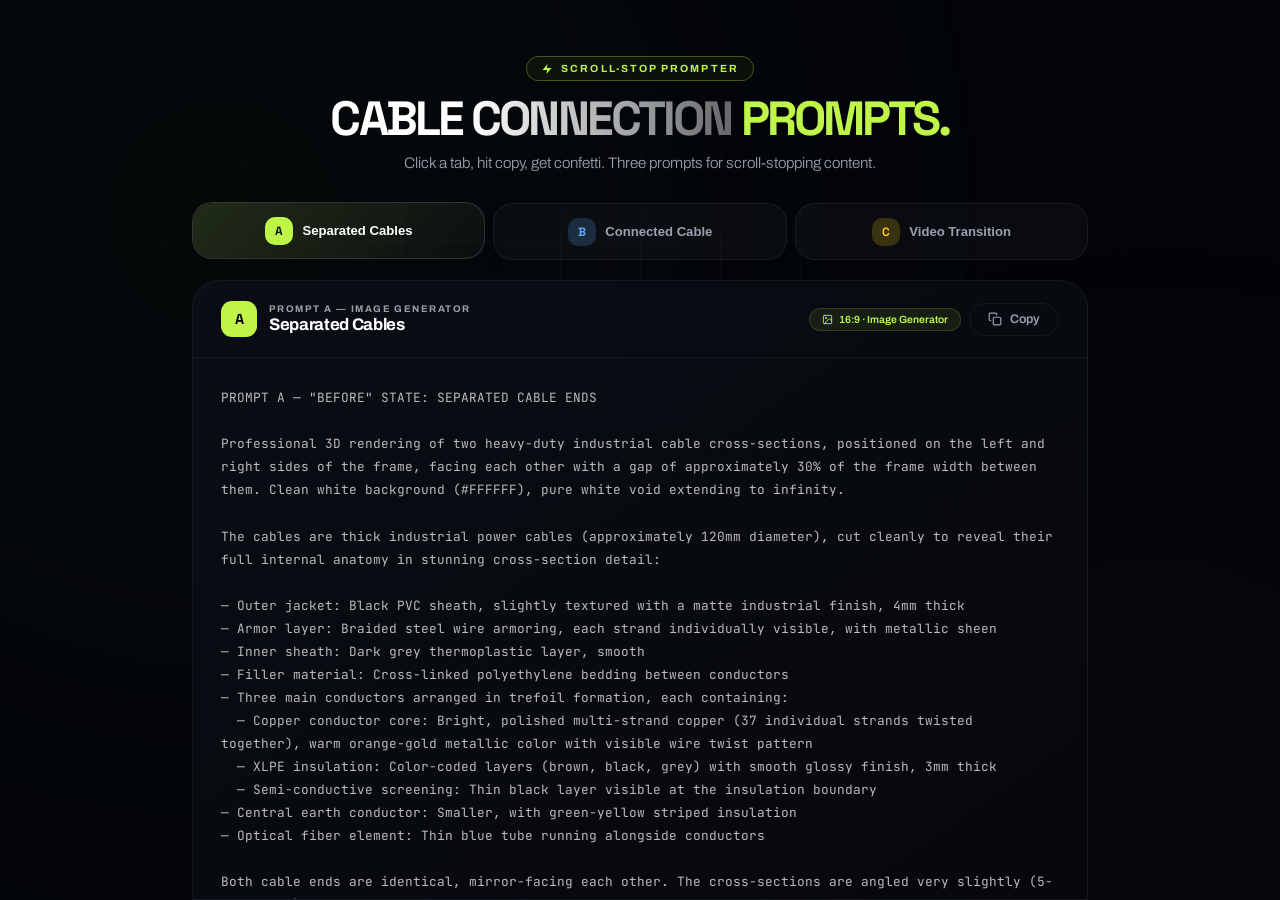
<file: prompts-variation-1.html>
<!DOCTYPE html>
<html lang="en">
<head>
  <meta charset="UTF-8">
  <meta name="viewport" content="width=device-width, initial-scale=1.0">
  <title>Scroll-Stop Prompts — Industrial Cable Connection</title>
  <link rel="preconnect" href="https://fonts.googleapis.com">
  <link rel="preconnect" href="https://fonts.gstatic.com" crossorigin>
  <link href="https://fonts.googleapis.com/css2?family=Archivo:wght@300;400;500;600;700;800;900&family=Space+Grotesk:wght@300;400;500;600;700&family=JetBrains+Mono:wght@400;500&display=swap" rel="stylesheet">
  <style>
    :root {
      --font-body: 'Archivo', sans-serif;
      --font-display: 'Space Grotesk', sans-serif;
      --font-mono: 'JetBrains Mono', monospace;
      --lime: #BFF549;
      --bg: #02040a;
      --card-bg: rgba(255, 255, 255, 0.03);
      --card-border: rgba(255, 255, 255, 0.06);
      --text-secondary: #99A1AF;
    }

    *, *::before, *::after { margin: 0; padding: 0; box-sizing: border-box; }
    ::selection { background-color: var(--lime); color: #000; }

    ::-webkit-scrollbar { width: 8px; }
    ::-webkit-scrollbar-track { background: rgba(0,0,0,0.2); border-radius: 4px; }
    ::-webkit-scrollbar-thumb { background: rgba(255,255,255,0.1); border-radius: 4px; }
    ::-webkit-scrollbar-thumb:hover { background: var(--lime); }

    body {
      font-family: var(--font-body);
      background: var(--bg);
      color: #fff;
      -webkit-font-smoothing: antialiased;
      -moz-osx-font-smoothing: grayscale;
      overflow: hidden;
      height: 100vh;
      display: flex;
      flex-direction: column;
    }

    h1, h2, h3, h4, h5, h6 { font-family: var(--font-display); }

    .bg-grid {
      position: fixed;
      inset: 0;
      background: linear-gradient(rgba(255,255,255,0.02) 1px, transparent 1px),
                  linear-gradient(90deg, rgba(255,255,255,0.02) 1px, transparent 1px);
      background-size: 80px 80px;
      mask-image: radial-gradient(ellipse at center, black 30%, transparent 80%);
      -webkit-mask-image: radial-gradient(ellipse at center, black 30%, transparent 80%);
      pointer-events: none;
      z-index: 0;
    }

    .bg-orb-1 {
      position: fixed; top: -15%; left: -10%; width: 700px; height: 700px;
      background: var(--lime); border-radius: 50%; filter: blur(280px);
      opacity: 0.06; pointer-events: none; z-index: 0;
      animation: orbFloat 20s ease-in-out infinite;
    }

    .bg-orb-2 {
      position: fixed; bottom: -15%; right: -10%; width: 500px; height: 500px;
      background: #FACC15; border-radius: 50%; filter: blur(220px);
      opacity: 0.05; pointer-events: none; z-index: 0;
      animation: orbFloat 25s ease-in-out infinite reverse;
    }

    @keyframes orbFloat {
      0%, 100% { transform: translate(0, 0); }
      50% { transform: translate(40px, 25px); }
    }

    .confetti-canvas { position: fixed; inset: 0; pointer-events: none; z-index: 9999; }

    .app {
      position: relative; z-index: 1; display: flex; flex-direction: column;
      height: 100vh; max-width: 960px; margin: 0 auto; padding: 2rem 2rem 0; width: 100%;
    }

    .header { text-align: center; padding: 1.5rem 0 1.75rem; flex-shrink: 0; }

    .header-badge {
      display: inline-flex; align-items: center; gap: 0.5rem;
      padding: 0.35rem 0.9rem; margin-bottom: 1rem; border-radius: 980px;
      border: 1px solid rgba(191, 245, 73, 0.3); background: rgba(191, 245, 73, 0.05);
      color: var(--lime); font-size: 0.65rem; font-weight: 700;
      text-transform: uppercase; letter-spacing: 0.2em; backdrop-filter: blur(10px);
    }
    .header-badge svg { width: 12px; height: 12px; }

    .header h1 {
      font-size: clamp(1.8rem, 5vw, 3rem); font-weight: 900;
      letter-spacing: -0.06em; line-height: 0.9; margin-bottom: 0.75rem;
    }
    .header h1 .lime { color: var(--lime); }
    .header h1 .faded {
      background: linear-gradient(to right, #fff, rgba(255,255,255,0.4));
      -webkit-background-clip: text; -webkit-text-fill-color: transparent; background-clip: text;
    }

    .header p {
      font-size: 0.95rem; color: var(--text-secondary); max-width: 500px;
      margin: 0 auto; line-height: 1.5; font-weight: 300;
    }

    .tabs-row { display: flex; gap: 0.5rem; flex-shrink: 0; margin-bottom: 1.25rem; }

    .tab {
      flex: 1; display: flex; align-items: center; justify-content: center; gap: 0.6rem;
      padding: 0.85rem 1rem; border-radius: 20px; border: 1px solid var(--card-border);
      background: var(--card-bg); color: var(--text-secondary); font-size: 0.82rem;
      font-weight: 600; cursor: pointer; transition: all 0.35s cubic-bezier(0.16, 1, 0.3, 1);
      position: relative; overflow: hidden;
    }
    .tab::before { content: ''; position: absolute; inset: 0; opacity: 0; transition: opacity 0.35s ease; border-radius: 20px; }
    .tab[data-tab="A"]::before { background: linear-gradient(135deg, rgba(191,245,73,0.12), transparent); }
    .tab[data-tab="B"]::before { background: linear-gradient(135deg, rgba(96,165,250,0.12), transparent); }
    .tab[data-tab="C"]::before { background: linear-gradient(135deg, rgba(250,204,21,0.12), transparent); }
    .tab:hover { border-color: rgba(255,255,255,0.12); color: #fff; transform: translateY(-1px); }
    .tab:hover::before { opacity: 1; }
    .tab.active { border-color: rgba(255,255,255,0.15); color: #fff; transform: translateY(-1px); box-shadow: 0 4px 20px rgba(0,0,0,0.3); }
    .tab.active::before { opacity: 1; }

    .tab .tab-letter {
      display: inline-flex; align-items: center; justify-content: center;
      width: 28px; height: 28px; border-radius: 10px; font-size: 0.75rem;
      font-weight: 900; font-family: var(--font-display); flex-shrink: 0; transition: all 0.35s ease;
    }
    .tab[data-tab="A"] .tab-letter { background: rgba(191,245,73,0.2); color: var(--lime); }
    .tab[data-tab="B"] .tab-letter { background: rgba(96,165,250,0.2); color: #60a5fa; }
    .tab[data-tab="C"] .tab-letter { background: rgba(250,204,21,0.2); color: #FACC15; }
    .tab.active[data-tab="A"] .tab-letter { background: var(--lime); color: #000; }
    .tab.active[data-tab="B"] .tab-letter { background: #60a5fa; color: #000; }
    .tab.active[data-tab="C"] .tab-letter { background: #FACC15; color: #000; }
    .tab .tab-name { position: relative; z-index: 1; }

    .prompt-panel {
      flex: 1; min-height: 0; display: flex; flex-direction: column;
      background: linear-gradient(145deg, rgba(12,14,22,0.92), rgba(6,8,14,0.95));
      border: 1px solid var(--card-border); border-radius: 28px 28px 0 0; overflow: hidden;
    }

    .panel-header {
      display: flex; align-items: center; justify-content: space-between;
      padding: 1.25rem 1.75rem; border-bottom: 1px solid var(--card-border); flex-shrink: 0;
    }
    .panel-header-left { display: flex; align-items: center; gap: 0.75rem; }

    .panel-icon {
      width: 36px; height: 36px; border-radius: 11px; display: flex;
      align-items: center; justify-content: center; font-size: 0.9rem;
      font-weight: 900; font-family: var(--font-display); flex-shrink: 0; transition: all 0.35s ease;
    }
    .panel-icon.a { background: var(--lime); color: #000; }
    .panel-icon.b { background: #60a5fa; color: #000; }
    .panel-icon.c { background: #FACC15; color: #000; }

    .panel-meta .panel-label { font-size: 0.6rem; text-transform: uppercase; letter-spacing: 0.15em; color: var(--text-secondary); font-weight: 700; }
    .panel-meta .panel-title { font-size: 1.05rem; font-weight: 700; letter-spacing: -0.02em; margin-top: 1px; }
    .panel-header-right { display: flex; align-items: center; gap: 0.5rem; }

    .instruction-tag {
      display: inline-flex; align-items: center; gap: 0.35rem;
      padding: 0.3rem 0.75rem; border-radius: 980px; font-size: 0.65rem; font-weight: 600; white-space: nowrap;
    }
    .instruction-tag.img { background: rgba(191,245,73,0.08); color: var(--lime); border: 1px solid rgba(191,245,73,0.15); }
    .instruction-tag.vid { background: rgba(250,204,21,0.08); color: #FACC15; border: 1px solid rgba(250,204,21,0.15); }
    .instruction-tag svg { width: 11px; height: 11px; }

    .copy-btn {
      display: inline-flex; align-items: center; gap: 0.45rem; padding: 0.55rem 1.15rem;
      border-radius: 980px; border: 1px solid var(--card-border); background: transparent;
      color: var(--text-secondary); font-size: 0.78rem; font-weight: 600; cursor: pointer;
      transition: all 0.25s ease; font-family: var(--font-body);
    }
    .copy-btn:hover { background: var(--lime); color: #000; border-color: var(--lime); transform: scale(1.03); }
    .copy-btn.copied { background: var(--lime); color: #000; border-color: var(--lime); }
    .copy-btn svg { width: 14px; height: 14px; }

    .panel-body { flex: 1; min-height: 0; position: relative; }
    .prompt-content { display: none; position: absolute; inset: 0; opacity: 0; transform: translateY(8px); transition: opacity 0.3s ease, transform 0.3s ease; }
    .prompt-content.active { display: block; opacity: 1; transform: translateY(0); }

    .prompt-text {
      font-family: var(--font-mono); font-size: 0.8rem; line-height: 1.8;
      color: rgba(255,255,255,0.72); white-space: pre-wrap; word-break: break-word;
      padding: 1.75rem; height: 100%; overflow-y: auto; -webkit-overflow-scrolling: touch;
    }
    .prompt-text::-webkit-scrollbar { width: 6px; }
    .prompt-text::-webkit-scrollbar-track { background: transparent; }
    .prompt-text::-webkit-scrollbar-thumb { background: rgba(255,255,255,0.08); border-radius: 3px; }

    @media (max-width: 640px) {
      .app { padding: 1.25rem 1rem 0; }
      .header { padding: 1rem 0 1.25rem; }
      .header h1 { font-size: clamp(1.5rem, 8vw, 2.2rem); }
      .header p { font-size: 0.85rem; }
      .tab { padding: 0.7rem 0.5rem; font-size: 0.72rem; border-radius: 16px; }
      .tab .tab-name { display: none; }
      .tab .tab-letter { width: 32px; height: 32px; font-size: 0.85rem; }
      .tab .tab-subtitle { display: block; font-size: 0.65rem; color: var(--text-secondary); margin-top: 2px; }
      .panel-header { flex-direction: column; align-items: flex-start; gap: 0.75rem; padding: 1rem 1.25rem; }
      .panel-header-right { width: 100%; justify-content: space-between; }
      .prompt-text { padding: 1.25rem; font-size: 0.73rem; line-height: 1.7; }
      .prompt-panel { border-radius: 22px 22px 0 0; }
      .instruction-tag { font-size: 0.6rem; }
    }
    @media (min-width: 641px) { .tab .tab-subtitle { display: none; } }
  </style>
</head>
<body>
  <div class="bg-grid"></div>
  <div class="bg-orb-1"></div>
  <div class="bg-orb-2"></div>
  <canvas class="confetti-canvas" id="confettiCanvas"></canvas>

  <div class="app">
    <header class="header">
      <div class="header-badge">
        <svg viewBox="0 0 24 24" fill="currentColor"><polygon points="13 2 3 14 12 14 11 22 21 10 12 10 13 2"/></svg>
        Scroll-Stop Prompter
      </div>
      <h1>CABLE <span class="faded">CONNECTION</span> <span class="lime">PROMPTS.</span></h1>
      <p>Click a tab, hit copy, get confetti. Three prompts for scroll-stopping content.</p>
    </header>

    <div class="tabs-row">
      <button class="tab active" data-tab="A" onclick="switchTab('A')">
        <span class="tab-letter">A</span>
        <span class="tab-name">Separated Cables</span>
        <span class="tab-subtitle">Before</span>
      </button>
      <button class="tab" data-tab="B" onclick="switchTab('B')">
        <span class="tab-letter">B</span>
        <span class="tab-name">Connected Cable</span>
        <span class="tab-subtitle">After</span>
      </button>
      <button class="tab" data-tab="C" onclick="switchTab('C')">
        <span class="tab-letter">C</span>
        <span class="tab-name">Video Transition</span>
        <span class="tab-subtitle">Video</span>
      </button>
    </div>

    <div class="prompt-panel">
      <div class="panel-header">
        <div class="panel-header-left">
          <div class="panel-icon a" id="panelIcon">A</div>
          <div class="panel-meta">
            <div class="panel-label" id="panelLabel">Prompt A &mdash; Image Generator</div>
            <div class="panel-title" id="panelTitle">Separated Cables</div>
          </div>
        </div>
        <div class="panel-header-right">
          <div class="instruction-tag img" id="panelTag">
            <svg viewBox="0 0 24 24" fill="none" stroke="currentColor" stroke-width="2" stroke-linecap="round" stroke-linejoin="round"><rect x="3" y="3" width="18" height="18" rx="2"/><circle cx="8.5" cy="8.5" r="1.5"/><path d="M21 15l-5-5L5 21"/></svg>
            <span id="panelTagText">16:9 &middot; Image Generator</span>
          </div>
          <button class="copy-btn" id="copyBtn" onclick="copyCurrentPrompt()">
            <svg viewBox="0 0 24 24" fill="none" stroke="currentColor" stroke-width="2" stroke-linecap="round" stroke-linejoin="round"><rect x="9" y="9" width="13" height="13" rx="2"/><path d="M5 15H4a2 2 0 01-2-2V4a2 2 0 012-2h9a2 2 0 012 2v1"/></svg>
            Copy
          </button>
        </div>
      </div>

      <div class="panel-body">
        <div class="prompt-content active" id="contentA">
          <div class="prompt-text">PROMPT A — "BEFORE" STATE: SEPARATED CABLE ENDS

Professional 3D rendering of two heavy-duty industrial cable cross-sections, positioned on the left and right sides of the frame, facing each other with a gap of approximately 30% of the frame width between them. Clean white background (#FFFFFF), pure white void extending to infinity.

The cables are thick industrial power cables (approximately 120mm diameter), cut cleanly to reveal their full internal anatomy in stunning cross-section detail:

— Outer jacket: Black PVC sheath, slightly textured with a matte industrial finish, 4mm thick
— Armor layer: Braided steel wire armoring, each strand individually visible, with metallic sheen
— Inner sheath: Dark grey thermoplastic layer, smooth
— Filler material: Cross-linked polyethylene bedding between conductors
— Three main conductors arranged in trefoil formation, each containing:
  — Copper conductor core: Bright, polished multi-strand copper (37 individual strands twisted together), warm orange-gold metallic color with visible wire twist pattern
  — XLPE insulation: Color-coded layers (brown, black, grey) with smooth glossy finish, 3mm thick
  — Semi-conductive screening: Thin black layer visible at the insulation boundary
— Central earth conductor: Smaller, with green-yellow striped insulation
— Optical fiber element: Thin blue tube running alongside conductors

Both cable ends are identical, mirror-facing each other. The cross-sections are angled very slightly (5-8 degrees) toward the viewer to show both the cut face and a hint of the cable body receding into depth. Each cable extends from its respective frame edge, showing approximately 40cm of cable body.

Lighting: Dramatic studio lighting from above-center with soft fill lights from both sides. Subtle shadows beneath each cable on the white surface. Rim lighting on the copper conductors to make them glow warmly. The copper strands catch the light with warm golden highlights.

Photorealistic rendering, 16:9 aspect ratio, ultra-high detail. The emphasis is on making the internal components look fascinating, intricate, and beautiful — engineering as art. Think technical illustration meets Apple product photography.

Shot on Phase One IQ4 150MP, 120mm macro lens, f/8, focus-stacked for sharpness across both cable ends. Studio strobe lighting with large softbox above, white bounce cards on sides. 8K quality.</div>
        </div>
        <div class="prompt-content" id="contentB">
          <div class="prompt-text">PROMPT B — "AFTER" STATE: CONNECTED CABLE

Professional 3D rendering of a single, seamlessly connected heavy-duty industrial cable, centered in frame, shot from the SAME angle as Prompt A. Clean white background (#FFFFFF), pure white void environment.

The two cable ends from Prompt A have now been perfectly joined at the center of the frame. The connection point is the visual focal point — a flawless industrial cable splice that shows:

— The outer PVC jacket seamlessly continues from left to right, with a subtle joint sleeve visible at the center — a slightly wider section (heat-shrink joint) with a smooth, professional finish
— Through a partial cutaway/transparency at the splice point, the internal connection is partially visible:
  — Copper conductors are crimped together with precision compression connectors, gleaming brass ferrules joining the copper strands
  — Insulation layers transition smoothly through the joint
  — The armor braid is re-terminated and grounded with a metallic clamp ring
— The cable extends from left edge to right edge of the frame, creating a strong horizontal line
— The splice joint at center has a subtle warm glow effect — as if the connection is alive with energy, a very faint golden/amber luminescence emanating from the copper junction

The overall impression is completeness, precision, and power. The cable is one continuous, unbroken piece — professionally joined, structurally perfect.

Same lighting setup as Prompt A: dramatic studio lighting from above-center, soft fill from sides, rim lighting making the copper glow warmly. Same camera angle, same white background. Only the state has changed — separated becomes connected.

Photorealistic rendering, 16:9 aspect ratio, ultra-high detail. Same Phase One IQ4 150MP setup, focus-stacked, 8K quality. The visual continuity with Prompt A is essential for the video transition.</div>
        </div>
        <div class="prompt-content" id="contentC">
          <div class="prompt-text">START FRAME: Two heavy-duty industrial cable cross-sections on pure white #FFFFFF background, positioned left and right with a 30% gap between them. Full internal anatomy visible in cross-section — multi-strand copper conductors with warm orange-gold sheen, color-coded XLPE insulation layers (brown, black, grey), braided steel wire armor with metallic highlights, black PVC outer jacket. Mirror-facing each other, slightly angled toward viewer. Dramatic studio lighting from above with soft fill from sides, rim lighting makes copper glow warmly.

END FRAME: The same cable, now seamlessly connected at center frame. A professional splice joint visible — partial cutaway reveals crimped copper conductors joined by brass compression connectors. Heat-shrink sleeve forms the outer joint. A subtle warm golden energy glow emanates from the junction point. One continuous, unbroken cable running left-to-right. Same lighting, same angle.

TRANSITION: Both cable ends begin stationary. After a brief 0.5s pause, they glide toward center — slow start, then confident deliberate momentum. As they meet:

1. Individual copper strands extend outward like reaching fingers, then interleave and twist together in a precise, satisfying motion (1.2s)
2. Insulation layers fold and seal smoothly around the joined conductors (0.6s)
3. Steel armor braiding weaves together as a compression ring slides into place with a subtle click (0.6s)
4. Outer PVC jacket closes seamlessly, heat-shrink sleeve forming tight around the joint (0.5s)
5. A warm golden energy pulse ripples outward from the connection point through the cable in both directions, suggesting the cable is now alive with power (0.7s)
6. Final hold on the completed, perfectly connected cable (1s)

Each layer connects in sequence from inside out — copper first, then insulation, armor, jacket. Motion is eased (slow-in, slow-out) with mechanical precision. Not organic but engineered — heavy industrial components coming together with force and exactness. ASMR-like satisfying precision.

Photorealistic, white background throughout, consistent studio lighting. Locked tripod — no camera movement. 16:9 aspect ratio, 5-6 seconds, smooth 24fps+, high fidelity, no artifacts. Apple product reveal meets industrial engineering visualization.</div>
        </div>
      </div>
    </div>
  </div>

  <script>
    const confettiCanvas = document.getElementById('confettiCanvas');
    const confettiCtx = confettiCanvas.getContext('2d');
    let confettiPieces = [];
    let confettiAnimating = false;

    function resizeConfetti() { confettiCanvas.width = window.innerWidth; confettiCanvas.height = window.innerHeight; }
    resizeConfetti();
    window.addEventListener('resize', resizeConfetti);

    const confettiColors = ['#BFF549', '#FACC15', '#60a5fa', '#f472b6', '#a78bfa', '#34d399', '#fb923c', '#fff'];

    function launchConfetti() {
      confettiPieces = [];
      for (let i = 0; i < 150; i++) {
        confettiPieces.push({
          x: window.innerWidth / 2 + (Math.random() - 0.5) * 200, y: window.innerHeight / 2,
          vx: (Math.random() - 0.5) * 20, vy: -(Math.random() * 18 + 6),
          w: Math.random() * 10 + 5, h: Math.random() * 6 + 3,
          color: confettiColors[Math.floor(Math.random() * confettiColors.length)],
          rotation: Math.random() * 360, rotationSpeed: (Math.random() - 0.5) * 15,
          gravity: 0.35 + Math.random() * 0.15, opacity: 1,
          decay: 0.008 + Math.random() * 0.008, shape: Math.random() > 0.5 ? 'rect' : 'circle'
        });
      }
      if (!confettiAnimating) { confettiAnimating = true; animateConfetti(); }
    }

    function animateConfetti() {
      confettiCtx.clearRect(0, 0, confettiCanvas.width, confettiCanvas.height);
      let alive = 0;
      for (const p of confettiPieces) {
        if (p.opacity <= 0) continue;
        alive++;
        p.x += p.vx; p.vy += p.gravity; p.y += p.vy; p.vx *= 0.99;
        p.rotation += p.rotationSpeed; p.opacity -= p.decay;
        confettiCtx.save();
        confettiCtx.translate(p.x, p.y);
        confettiCtx.rotate((p.rotation * Math.PI) / 180);
        confettiCtx.globalAlpha = Math.max(0, p.opacity);
        confettiCtx.fillStyle = p.color;
        if (p.shape === 'rect') { confettiCtx.fillRect(-p.w/2, -p.h/2, p.w, p.h); }
        else { confettiCtx.beginPath(); confettiCtx.arc(0, 0, p.w/2, 0, Math.PI*2); confettiCtx.fill(); }
        confettiCtx.restore();
      }
      if (alive > 0) { requestAnimationFrame(animateConfetti); }
      else { confettiAnimating = false; confettiCtx.clearRect(0, 0, confettiCanvas.width, confettiCanvas.height); }
    }

    const tabsData = {
      A: { label: 'Prompt A &mdash; Image Generator', title: 'Separated Cables', iconClass: 'a', tagClass: 'img',
        tagIcon: '<svg viewBox="0 0 24 24" fill="none" stroke="currentColor" stroke-width="2" stroke-linecap="round" stroke-linejoin="round"><rect x="3" y="3" width="18" height="18" rx="2"/><circle cx="8.5" cy="8.5" r="1.5"/><path d="M21 15l-5-5L5 21"/></svg>',
        tagText: '16:9 &middot; Image Generator' },
      B: { label: 'Prompt B &mdash; Image Generator', title: 'Connected Cable', iconClass: 'b', tagClass: 'img',
        tagIcon: '<svg viewBox="0 0 24 24" fill="none" stroke="currentColor" stroke-width="2" stroke-linecap="round" stroke-linejoin="round"><rect x="3" y="3" width="18" height="18" rx="2"/><circle cx="8.5" cy="8.5" r="1.5"/><path d="M21 15l-5-5L5 21"/></svg>',
        tagText: '16:9 &middot; Reference Prompt A' },
      C: { label: 'Prompt C &mdash; Video Model', title: 'Video Transition', iconClass: 'c', tagClass: 'vid',
        tagIcon: '<svg viewBox="0 0 24 24" fill="none" stroke="currentColor" stroke-width="2" stroke-linecap="round" stroke-linejoin="round"><polygon points="5 3 19 12 5 21 5 3"/></svg>',
        tagText: 'Start: A &middot; End: B' }
    };

    let currentTab = 'A';

    function switchTab(tab) {
      if (tab === currentTab) return;
      currentTab = tab;
      document.querySelectorAll('.tab').forEach(t => t.classList.remove('active'));
      document.querySelector(`.tab[data-tab="${tab}"]`).classList.add('active');
      const info = tabsData[tab];
      const icon = document.getElementById('panelIcon');
      icon.textContent = tab; icon.className = 'panel-icon ' + info.iconClass;
      document.getElementById('panelLabel').innerHTML = info.label;
      document.getElementById('panelTitle').textContent = info.title;
      const tag = document.getElementById('panelTag');
      tag.className = 'instruction-tag ' + info.tagClass;
      tag.innerHTML = info.tagIcon + ' <span>' + info.tagText + '</span>';
      const btn = document.getElementById('copyBtn');
      btn.classList.remove('copied');
      btn.innerHTML = '<svg viewBox="0 0 24 24" fill="none" stroke="currentColor" stroke-width="2" stroke-linecap="round" stroke-linejoin="round"><rect x="9" y="9" width="13" height="13" rx="2"/><path d="M5 15H4a2 2 0 01-2-2V4a2 2 0 012-2h9a2 2 0 012 2v1"/></svg> Copy';
      document.querySelectorAll('.prompt-content').forEach(c => c.classList.remove('active'));
      requestAnimationFrame(() => { document.getElementById('content' + tab).classList.add('active'); });
    }

    function copyCurrentPrompt() {
      const content = document.querySelector('.prompt-content.active .prompt-text');
      const text = content.textContent;
      const btn = document.getElementById('copyBtn');
      navigator.clipboard.writeText(text).then(() => {
        launchConfetti();
        btn.classList.add('copied');
        btn.innerHTML = '<svg viewBox="0 0 24 24" fill="none" stroke="currentColor" stroke-width="2.5" stroke-linecap="round" stroke-linejoin="round"><polyline points="20 6 9 17 4 12"/></svg> Copied!';
        setTimeout(() => {
          btn.classList.remove('copied');
          btn.innerHTML = '<svg viewBox="0 0 24 24" fill="none" stroke="currentColor" stroke-width="2" stroke-linecap="round" stroke-linejoin="round"><rect x="9" y="9" width="13" height="13" rx="2"/><path d="M5 15H4a2 2 0 01-2-2V4a2 2 0 012-2h9a2 2 0 012 2v1"/></svg> Copy';
        }, 2000);
      });
    }

    document.addEventListener('keydown', (e) => {
      if (e.key === '1') switchTab('A');
      if (e.key === '2') switchTab('B');
      if (e.key === '3') switchTab('C');
      if ((e.metaKey || e.ctrlKey) && e.key === 'c' && !window.getSelection().toString()) { e.preventDefault(); copyCurrentPrompt(); }
    });
  </script>
</body>
</html>
</file>
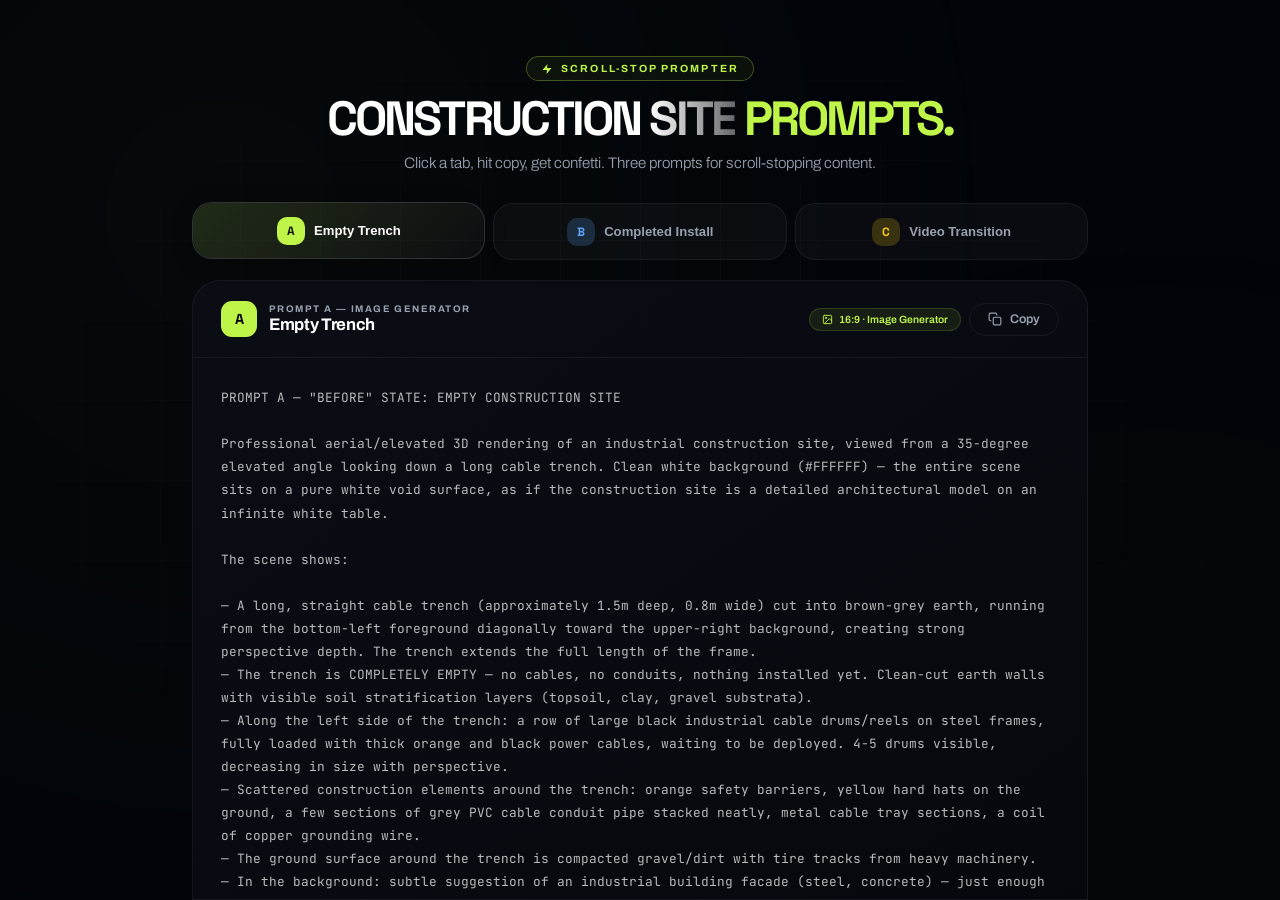
<file: prompts-variation-2.html>
<!DOCTYPE html>
<html lang="en">
<head>
  <meta charset="UTF-8">
  <meta name="viewport" content="width=device-width, initial-scale=1.0">
  <title>Scroll-Stop Prompts — Construction Site Cable Installation</title>
  <link rel="preconnect" href="https://fonts.googleapis.com">
  <link rel="preconnect" href="https://fonts.gstatic.com" crossorigin>
  <link href="https://fonts.googleapis.com/css2?family=Archivo:wght@300;400;500;600;700;800;900&family=Space+Grotesk:wght@300;400;500;600;700&family=JetBrains+Mono:wght@400;500&display=swap" rel="stylesheet">
  <style>
    :root {
      --font-body: 'Archivo', sans-serif;
      --font-display: 'Space Grotesk', sans-serif;
      --font-mono: 'JetBrains Mono', monospace;
      --lime: #BFF549;
      --bg: #02040a;
      --card-bg: rgba(255, 255, 255, 0.03);
      --card-border: rgba(255, 255, 255, 0.06);
      --text-secondary: #99A1AF;
    }

    *, *::before, *::after { margin: 0; padding: 0; box-sizing: border-box; }
    ::selection { background-color: var(--lime); color: #000; }

    ::-webkit-scrollbar { width: 8px; }
    ::-webkit-scrollbar-track { background: rgba(0,0,0,0.2); border-radius: 4px; }
    ::-webkit-scrollbar-thumb { background: rgba(255,255,255,0.1); border-radius: 4px; }
    ::-webkit-scrollbar-thumb:hover { background: var(--lime); }

    body {
      font-family: var(--font-body);
      background: var(--bg);
      color: #fff;
      -webkit-font-smoothing: antialiased;
      -moz-osx-font-smoothing: grayscale;
      overflow: hidden;
      height: 100vh;
      display: flex;
      flex-direction: column;
    }

    h1, h2, h3, h4, h5, h6 { font-family: var(--font-display); }

    .bg-grid {
      position: fixed;
      inset: 0;
      background: linear-gradient(rgba(255,255,255,0.02) 1px, transparent 1px),
                  linear-gradient(90deg, rgba(255,255,255,0.02) 1px, transparent 1px);
      background-size: 80px 80px;
      mask-image: radial-gradient(ellipse at center, black 30%, transparent 80%);
      -webkit-mask-image: radial-gradient(ellipse at center, black 30%, transparent 80%);
      pointer-events: none;
      z-index: 0;
    }

    .bg-orb-1 {
      position: fixed; top: -15%; left: -10%; width: 700px; height: 700px;
      background: var(--lime); border-radius: 50%; filter: blur(280px);
      opacity: 0.06; pointer-events: none; z-index: 0;
      animation: orbFloat 20s ease-in-out infinite;
    }

    .bg-orb-2 {
      position: fixed; bottom: -15%; right: -10%; width: 500px; height: 500px;
      background: #FACC15; border-radius: 50%; filter: blur(220px);
      opacity: 0.05; pointer-events: none; z-index: 0;
      animation: orbFloat 25s ease-in-out infinite reverse;
    }

    @keyframes orbFloat {
      0%, 100% { transform: translate(0, 0); }
      50% { transform: translate(40px, 25px); }
    }

    .confetti-canvas { position: fixed; inset: 0; pointer-events: none; z-index: 9999; }

    .app {
      position: relative; z-index: 1; display: flex; flex-direction: column;
      height: 100vh; max-width: 960px; margin: 0 auto; padding: 2rem 2rem 0; width: 100%;
    }

    .header { text-align: center; padding: 1.5rem 0 1.75rem; flex-shrink: 0; }

    .header-badge {
      display: inline-flex; align-items: center; gap: 0.5rem;
      padding: 0.35rem 0.9rem; margin-bottom: 1rem; border-radius: 980px;
      border: 1px solid rgba(191, 245, 73, 0.3); background: rgba(191, 245, 73, 0.05);
      color: var(--lime); font-size: 0.65rem; font-weight: 700;
      text-transform: uppercase; letter-spacing: 0.2em; backdrop-filter: blur(10px);
    }
    .header-badge svg { width: 12px; height: 12px; }

    .header h1 {
      font-size: clamp(1.8rem, 5vw, 3rem); font-weight: 900;
      letter-spacing: -0.06em; line-height: 0.9; margin-bottom: 0.75rem;
    }
    .header h1 .lime { color: var(--lime); }
    .header h1 .faded {
      background: linear-gradient(to right, #fff, rgba(255,255,255,0.4));
      -webkit-background-clip: text; -webkit-text-fill-color: transparent; background-clip: text;
    }

    .header p {
      font-size: 0.95rem; color: var(--text-secondary); max-width: 500px;
      margin: 0 auto; line-height: 1.5; font-weight: 300;
    }

    .tabs-row { display: flex; gap: 0.5rem; flex-shrink: 0; margin-bottom: 1.25rem; }

    .tab {
      flex: 1; display: flex; align-items: center; justify-content: center; gap: 0.6rem;
      padding: 0.85rem 1rem; border-radius: 20px; border: 1px solid var(--card-border);
      background: var(--card-bg); color: var(--text-secondary); font-size: 0.82rem;
      font-weight: 600; cursor: pointer; transition: all 0.35s cubic-bezier(0.16, 1, 0.3, 1);
      position: relative; overflow: hidden;
    }
    .tab::before { content: ''; position: absolute; inset: 0; opacity: 0; transition: opacity 0.35s ease; border-radius: 20px; }
    .tab[data-tab="A"]::before { background: linear-gradient(135deg, rgba(191,245,73,0.12), transparent); }
    .tab[data-tab="B"]::before { background: linear-gradient(135deg, rgba(96,165,250,0.12), transparent); }
    .tab[data-tab="C"]::before { background: linear-gradient(135deg, rgba(250,204,21,0.12), transparent); }
    .tab:hover { border-color: rgba(255,255,255,0.12); color: #fff; transform: translateY(-1px); }
    .tab:hover::before { opacity: 1; }
    .tab.active { border-color: rgba(255,255,255,0.15); color: #fff; transform: translateY(-1px); box-shadow: 0 4px 20px rgba(0,0,0,0.3); }
    .tab.active::before { opacity: 1; }

    .tab .tab-letter {
      display: inline-flex; align-items: center; justify-content: center;
      width: 28px; height: 28px; border-radius: 10px; font-size: 0.75rem;
      font-weight: 900; font-family: var(--font-display); flex-shrink: 0; transition: all 0.35s ease;
    }
    .tab[data-tab="A"] .tab-letter { background: rgba(191,245,73,0.2); color: var(--lime); }
    .tab[data-tab="B"] .tab-letter { background: rgba(96,165,250,0.2); color: #60a5fa; }
    .tab[data-tab="C"] .tab-letter { background: rgba(250,204,21,0.2); color: #FACC15; }
    .tab.active[data-tab="A"] .tab-letter { background: var(--lime); color: #000; }
    .tab.active[data-tab="B"] .tab-letter { background: #60a5fa; color: #000; }
    .tab.active[data-tab="C"] .tab-letter { background: #FACC15; color: #000; }
    .tab .tab-name { position: relative; z-index: 1; }

    .prompt-panel {
      flex: 1; min-height: 0; display: flex; flex-direction: column;
      background: linear-gradient(145deg, rgba(12,14,22,0.92), rgba(6,8,14,0.95));
      border: 1px solid var(--card-border); border-radius: 28px 28px 0 0; overflow: hidden;
    }

    .panel-header {
      display: flex; align-items: center; justify-content: space-between;
      padding: 1.25rem 1.75rem; border-bottom: 1px solid var(--card-border); flex-shrink: 0;
    }
    .panel-header-left { display: flex; align-items: center; gap: 0.75rem; }

    .panel-icon {
      width: 36px; height: 36px; border-radius: 11px; display: flex;
      align-items: center; justify-content: center; font-size: 0.9rem;
      font-weight: 900; font-family: var(--font-display); flex-shrink: 0; transition: all 0.35s ease;
    }
    .panel-icon.a { background: var(--lime); color: #000; }
    .panel-icon.b { background: #60a5fa; color: #000; }
    .panel-icon.c { background: #FACC15; color: #000; }

    .panel-meta .panel-label { font-size: 0.6rem; text-transform: uppercase; letter-spacing: 0.15em; color: var(--text-secondary); font-weight: 700; }
    .panel-meta .panel-title { font-size: 1.05rem; font-weight: 700; letter-spacing: -0.02em; margin-top: 1px; }
    .panel-header-right { display: flex; align-items: center; gap: 0.5rem; }

    .instruction-tag {
      display: inline-flex; align-items: center; gap: 0.35rem;
      padding: 0.3rem 0.75rem; border-radius: 980px; font-size: 0.65rem; font-weight: 600; white-space: nowrap;
    }
    .instruction-tag.img { background: rgba(191,245,73,0.08); color: var(--lime); border: 1px solid rgba(191,245,73,0.15); }
    .instruction-tag.vid { background: rgba(250,204,21,0.08); color: #FACC15; border: 1px solid rgba(250,204,21,0.15); }
    .instruction-tag svg { width: 11px; height: 11px; }

    .copy-btn {
      display: inline-flex; align-items: center; gap: 0.45rem; padding: 0.55rem 1.15rem;
      border-radius: 980px; border: 1px solid var(--card-border); background: transparent;
      color: var(--text-secondary); font-size: 0.78rem; font-weight: 600; cursor: pointer;
      transition: all 0.25s ease; font-family: var(--font-body);
    }
    .copy-btn:hover { background: var(--lime); color: #000; border-color: var(--lime); transform: scale(1.03); }
    .copy-btn.copied { background: var(--lime); color: #000; border-color: var(--lime); }
    .copy-btn svg { width: 14px; height: 14px; }

    .panel-body { flex: 1; min-height: 0; position: relative; }
    .prompt-content { display: none; position: absolute; inset: 0; opacity: 0; transform: translateY(8px); transition: opacity 0.3s ease, transform 0.3s ease; }
    .prompt-content.active { display: block; opacity: 1; transform: translateY(0); }

    .prompt-text {
      font-family: var(--font-mono); font-size: 0.8rem; line-height: 1.8;
      color: rgba(255,255,255,0.72); white-space: pre-wrap; word-break: break-word;
      padding: 1.75rem; height: 100%; overflow-y: auto; -webkit-overflow-scrolling: touch;
    }
    .prompt-text::-webkit-scrollbar { width: 6px; }
    .prompt-text::-webkit-scrollbar-track { background: transparent; }
    .prompt-text::-webkit-scrollbar-thumb { background: rgba(255,255,255,0.08); border-radius: 3px; }

    @media (max-width: 640px) {
      .app { padding: 1.25rem 1rem 0; }
      .header { padding: 1rem 0 1.25rem; }
      .header h1 { font-size: clamp(1.5rem, 8vw, 2.2rem); }
      .header p { font-size: 0.85rem; }
      .tab { padding: 0.7rem 0.5rem; font-size: 0.72rem; border-radius: 16px; }
      .tab .tab-name { display: none; }
      .tab .tab-letter { width: 32px; height: 32px; font-size: 0.85rem; }
      .tab .tab-subtitle { display: block; font-size: 0.65rem; color: var(--text-secondary); margin-top: 2px; }
      .panel-header { flex-direction: column; align-items: flex-start; gap: 0.75rem; padding: 1rem 1.25rem; }
      .panel-header-right { width: 100%; justify-content: space-between; }
      .prompt-text { padding: 1.25rem; font-size: 0.73rem; line-height: 1.7; }
      .prompt-panel { border-radius: 22px 22px 0 0; }
      .instruction-tag { font-size: 0.6rem; }
    }
    @media (min-width: 641px) { .tab .tab-subtitle { display: none; } }
  </style>
</head>
<body>
  <div class="bg-grid"></div>
  <div class="bg-orb-1"></div>
  <div class="bg-orb-2"></div>
  <canvas class="confetti-canvas" id="confettiCanvas"></canvas>

  <div class="app">
    <header class="header">
      <div class="header-badge">
        <svg viewBox="0 0 24 24" fill="currentColor"><polygon points="13 2 3 14 12 14 11 22 21 10 12 10 13 2"/></svg>
        Scroll-Stop Prompter
      </div>
      <h1>CONSTRUCTION <span class="faded">SITE</span> <span class="lime">PROMPTS.</span></h1>
      <p>Click a tab, hit copy, get confetti. Three prompts for scroll-stopping content.</p>
    </header>

    <div class="tabs-row">
      <button class="tab active" data-tab="A" onclick="switchTab('A')">
        <span class="tab-letter">A</span>
        <span class="tab-name">Empty Trench</span>
        <span class="tab-subtitle">Before</span>
      </button>
      <button class="tab" data-tab="B" onclick="switchTab('B')">
        <span class="tab-letter">B</span>
        <span class="tab-name">Completed Install</span>
        <span class="tab-subtitle">After</span>
      </button>
      <button class="tab" data-tab="C" onclick="switchTab('C')">
        <span class="tab-letter">C</span>
        <span class="tab-name">Video Transition</span>
        <span class="tab-subtitle">Video</span>
      </button>
    </div>

    <div class="prompt-panel">
      <div class="panel-header">
        <div class="panel-header-left">
          <div class="panel-icon a" id="panelIcon">A</div>
          <div class="panel-meta">
            <div class="panel-label" id="panelLabel">Prompt A &mdash; Image Generator</div>
            <div class="panel-title" id="panelTitle">Empty Trench</div>
          </div>
        </div>
        <div class="panel-header-right">
          <div class="instruction-tag img" id="panelTag">
            <svg viewBox="0 0 24 24" fill="none" stroke="currentColor" stroke-width="2" stroke-linecap="round" stroke-linejoin="round"><rect x="3" y="3" width="18" height="18" rx="2"/><circle cx="8.5" cy="8.5" r="1.5"/><path d="M21 15l-5-5L5 21"/></svg>
            <span id="panelTagText">16:9 &middot; Image Generator</span>
          </div>
          <button class="copy-btn" id="copyBtn" onclick="copyCurrentPrompt()">
            <svg viewBox="0 0 24 24" fill="none" stroke="currentColor" stroke-width="2" stroke-linecap="round" stroke-linejoin="round"><rect x="9" y="9" width="13" height="13" rx="2"/><path d="M5 15H4a2 2 0 01-2-2V4a2 2 0 012-2h9a2 2 0 012 2v1"/></svg>
            Copy
          </button>
        </div>
      </div>

      <div class="panel-body">
        <div class="prompt-content active" id="contentA">
          <div class="prompt-text">PROMPT A — "BEFORE" STATE: EMPTY CONSTRUCTION SITE

Professional aerial/elevated 3D rendering of an industrial construction site, viewed from a 35-degree elevated angle looking down a long cable trench. Clean white background (#FFFFFF) — the entire scene sits on a pure white void surface, as if the construction site is a detailed architectural model on an infinite white table.

The scene shows:

— A long, straight cable trench (approximately 1.5m deep, 0.8m wide) cut into brown-grey earth, running from the bottom-left foreground diagonally toward the upper-right background, creating strong perspective depth. The trench extends the full length of the frame.
— The trench is COMPLETELY EMPTY — no cables, no conduits, nothing installed yet. Clean-cut earth walls with visible soil stratification layers (topsoil, clay, gravel substrata).
— Along the left side of the trench: a row of large black industrial cable drums/reels on steel frames, fully loaded with thick orange and black power cables, waiting to be deployed. 4-5 drums visible, decreasing in size with perspective.
— Scattered construction elements around the trench: orange safety barriers, yellow hard hats on the ground, a few sections of grey PVC cable conduit pipe stacked neatly, metal cable tray sections, a coil of copper grounding wire.
— The ground surface around the trench is compacted gravel/dirt with tire tracks from heavy machinery.
— In the background: subtle suggestion of an industrial building facade (steel, concrete) — just enough context to establish "industrial site" without dominating.
— NO workers, no machinery in motion, no vehicles. The site is prepared but work has not yet begun.

Color palette: Muted, industrial — earth browns, concrete greys, safety orange accents. The cable drum orange and safety barrier orange provide the only color pops against the neutral earth tones.

Lighting: Overcast daylight, soft and even. No harsh shadows. The white void background provides clean separation. Think architectural visualization meets construction documentation photography.

Photorealistic rendering, 16:9 aspect ratio. Ultra-high detail on textures: earth grain, cable drum rubber, metal fixtures, gravel. The scene should feel tangible and real despite sitting on a white void.

Shot on Phase One IQ4 150MP, 35mm tilt-shift lens for miniature-effect sharpness, f/11. 8K quality.</div>
        </div>
        <div class="prompt-content" id="contentB">
          <div class="prompt-text">PROMPT B — "AFTER" STATE: COMPLETED CABLE INSTALLATION

Professional aerial/elevated 3D rendering of the SAME industrial construction site from Prompt A, SAME camera angle (35-degree elevated), SAME composition. Clean white background (#FFFFFF), white void surface. The scene has been completely transformed — the cable installation is now FINISHED.

The transformation:

— The cable trench is now FULLY INSTALLED with a professional cable laying system:
  — Bottom layer: A bed of fine sand (cable bedding), smooth and level
  — Multiple heavy-duty power cables (3-4 parallel runs) laid neatly in the trench, perfectly straight and evenly spaced. Cables are thick (80-120mm), with black outer jackets and visible color-coded identification tags (red, yellow, blue phase markers) at regular intervals
  — Cable spacers/cleats holding the cables in precise formation every 50cm — black plastic saddle clamps bolted to the trench floor
  — A layer of protective cable cover tiles (yellow warning tiles) laid on top of the cables
  — The trench is partially backfilled with sand covering the lower cables, with the top cables and yellow warning tiles still visible before final backfill
— The cable drums on the left side are now EMPTY — bare wooden/steel cores with just remnant cable scraps, clearly depleted from the installation
— Cable identification markers (yellow tags) visible at regular intervals along the installed run
— A completed junction box / cable termination cabinet (grey steel, industrial) visible at the near end of the trench where cables emerge and connect
— Safety barriers now repositioned to mark the completed section
— The ground around the trench shows more activity — additional tire tracks, some displaced earth piles ready for final backfill

The overall impression: professional completion, orderly precision, industrial craftsmanship. Every cable is perfectly placed, every cleat aligned, every marking in place. This is what professional Kabelverlegung looks like when done right.

SAME lighting (overcast daylight), SAME camera position, SAME white void background. Only the installation state has changed — empty trench becomes completed cable run. Visual continuity with Prompt A is essential.

Photorealistic rendering, 16:9 aspect ratio. Same Phase One IQ4 150MP, 35mm tilt-shift, f/11, 8K quality.</div>
        </div>
        <div class="prompt-content" id="contentC">
          <div class="prompt-text">START FRAME: Aerial 35-degree elevated view of an industrial construction site on pure white #FFFFFF void surface. A long straight cable trench (1.5m deep, 0.8m wide) runs diagonally from bottom-left foreground to upper-right background, creating strong perspective depth. The trench is completely empty — clean-cut earth walls with visible soil stratification layers. Left side: 4-5 large cable drums on steel frames, loaded with thick orange and black power cables. Around the site: orange safety barriers, yellow hard hats, grey PVC conduit sections, copper grounding wire. Compacted gravel with tire tracks. Muted palette — earth browns, greys, safety orange. Soft overcast daylight.

END FRAME: Same scene, same camera angle, completely transformed. The trench is now professionally filled: fine sand bedding on the bottom, 3-4 parallel power cables laid with precise spacing, black plastic cable cleats bolted every 50cm, yellow warning cover tiles laid over the cables. Cable ID tags at intervals. Drums now empty — bare cores. Grey steel junction box at near end with cables terminating in. Every cable aligned, every cleat perfect.

TRANSITION — progressive time-lapse installation:
1. Fine sand pours smoothly into the trench from near end, flowing toward far end like a golden wave, creating the level cable bed (0.8s)
2. First cable unspools from nearest drum, feeds into trench and extends along the full length. As it reaches far end, second cable begins from next drum, then third. Cables form parallel runs with mechanical precision. Drums rotate and visibly deplete — this is the hero moment (1.5s)
3. Cable cleats snap into place in rapid rhythmic succession along the run, locking cables in perfect formation (0.7s)
4. Yellow warning tiles cascade into place over cables near-to-far. Junction box assembles at near end with cables connecting in (0.7s)
5. Partial sand backfill flows over lower sections. A golden shimmer pulses through the installed cable run — suggesting power and completion (0.5s)
6. Final hold on completed installation (0.4s)

Flow follows left-to-right, near-to-far along trench perspective. Each phase flows naturally into the next like a satisfying factory assembly video — deliberate, precise, oddly satisfying to watch.

Photorealistic, white void background throughout, consistent overcast lighting. Locked aerial shot — no camera movement. 16:9, 5-6 seconds, 24fps+, high fidelity, no artifacts.</div>
        </div>
      </div>
    </div>
  </div>

  <script>
    const confettiCanvas = document.getElementById('confettiCanvas');
    const confettiCtx = confettiCanvas.getContext('2d');
    let confettiPieces = [];
    let confettiAnimating = false;

    function resizeConfetti() { confettiCanvas.width = window.innerWidth; confettiCanvas.height = window.innerHeight; }
    resizeConfetti();
    window.addEventListener('resize', resizeConfetti);

    const confettiColors = ['#BFF549', '#FACC15', '#60a5fa', '#f472b6', '#a78bfa', '#34d399', '#fb923c', '#fff'];

    function launchConfetti() {
      confettiPieces = [];
      for (let i = 0; i < 150; i++) {
        confettiPieces.push({
          x: window.innerWidth / 2 + (Math.random() - 0.5) * 200, y: window.innerHeight / 2,
          vx: (Math.random() - 0.5) * 20, vy: -(Math.random() * 18 + 6),
          w: Math.random() * 10 + 5, h: Math.random() * 6 + 3,
          color: confettiColors[Math.floor(Math.random() * confettiColors.length)],
          rotation: Math.random() * 360, rotationSpeed: (Math.random() - 0.5) * 15,
          gravity: 0.35 + Math.random() * 0.15, opacity: 1,
          decay: 0.008 + Math.random() * 0.008, shape: Math.random() > 0.5 ? 'rect' : 'circle'
        });
      }
      if (!confettiAnimating) { confettiAnimating = true; animateConfetti(); }
    }

    function animateConfetti() {
      confettiCtx.clearRect(0, 0, confettiCanvas.width, confettiCanvas.height);
      let alive = 0;
      for (const p of confettiPieces) {
        if (p.opacity <= 0) continue;
        alive++;
        p.x += p.vx; p.vy += p.gravity; p.y += p.vy; p.vx *= 0.99;
        p.rotation += p.rotationSpeed; p.opacity -= p.decay;
        confettiCtx.save();
        confettiCtx.translate(p.x, p.y);
        confettiCtx.rotate((p.rotation * Math.PI) / 180);
        confettiCtx.globalAlpha = Math.max(0, p.opacity);
        confettiCtx.fillStyle = p.color;
        if (p.shape === 'rect') { confettiCtx.fillRect(-p.w/2, -p.h/2, p.w, p.h); }
        else { confettiCtx.beginPath(); confettiCtx.arc(0, 0, p.w/2, 0, Math.PI*2); confettiCtx.fill(); }
        confettiCtx.restore();
      }
      if (alive > 0) { requestAnimationFrame(animateConfetti); }
      else { confettiAnimating = false; confettiCtx.clearRect(0, 0, confettiCanvas.width, confettiCanvas.height); }
    }

    const tabsData = {
      A: { label: 'Prompt A &mdash; Image Generator', title: 'Empty Trench', iconClass: 'a', tagClass: 'img',
        tagIcon: '<svg viewBox="0 0 24 24" fill="none" stroke="currentColor" stroke-width="2" stroke-linecap="round" stroke-linejoin="round"><rect x="3" y="3" width="18" height="18" rx="2"/><circle cx="8.5" cy="8.5" r="1.5"/><path d="M21 15l-5-5L5 21"/></svg>',
        tagText: '16:9 &middot; Image Generator' },
      B: { label: 'Prompt B &mdash; Image Generator', title: 'Completed Install', iconClass: 'b', tagClass: 'img',
        tagIcon: '<svg viewBox="0 0 24 24" fill="none" stroke="currentColor" stroke-width="2" stroke-linecap="round" stroke-linejoin="round"><rect x="3" y="3" width="18" height="18" rx="2"/><circle cx="8.5" cy="8.5" r="1.5"/><path d="M21 15l-5-5L5 21"/></svg>',
        tagText: '16:9 &middot; Reference Prompt A' },
      C: { label: 'Prompt C &mdash; Video Model', title: 'Video Transition', iconClass: 'c', tagClass: 'vid',
        tagIcon: '<svg viewBox="0 0 24 24" fill="none" stroke="currentColor" stroke-width="2" stroke-linecap="round" stroke-linejoin="round"><polygon points="5 3 19 12 5 21 5 3"/></svg>',
        tagText: 'Start: A &middot; End: B' }
    };

    let currentTab = 'A';

    function switchTab(tab) {
      if (tab === currentTab) return;
      currentTab = tab;
      document.querySelectorAll('.tab').forEach(t => t.classList.remove('active'));
      document.querySelector(`.tab[data-tab="${tab}"]`).classList.add('active');
      const info = tabsData[tab];
      const icon = document.getElementById('panelIcon');
      icon.textContent = tab; icon.className = 'panel-icon ' + info.iconClass;
      document.getElementById('panelLabel').innerHTML = info.label;
      document.getElementById('panelTitle').textContent = info.title;
      const tag = document.getElementById('panelTag');
      tag.className = 'instruction-tag ' + info.tagClass;
      tag.innerHTML = info.tagIcon + ' <span>' + info.tagText + '</span>';
      const btn = document.getElementById('copyBtn');
      btn.classList.remove('copied');
      btn.innerHTML = '<svg viewBox="0 0 24 24" fill="none" stroke="currentColor" stroke-width="2" stroke-linecap="round" stroke-linejoin="round"><rect x="9" y="9" width="13" height="13" rx="2"/><path d="M5 15H4a2 2 0 01-2-2V4a2 2 0 012-2h9a2 2 0 012 2v1"/></svg> Copy';
      document.querySelectorAll('.prompt-content').forEach(c => c.classList.remove('active'));
      requestAnimationFrame(() => { document.getElementById('content' + tab).classList.add('active'); });
    }

    function copyCurrentPrompt() {
      const content = document.querySelector('.prompt-content.active .prompt-text');
      const text = content.textContent;
      const btn = document.getElementById('copyBtn');
      navigator.clipboard.writeText(text).then(() => {
        launchConfetti();
        btn.classList.add('copied');
        btn.innerHTML = '<svg viewBox="0 0 24 24" fill="none" stroke="currentColor" stroke-width="2.5" stroke-linecap="round" stroke-linejoin="round"><polyline points="20 6 9 17 4 12"/></svg> Copied!';
        setTimeout(() => {
          btn.classList.remove('copied');
          btn.innerHTML = '<svg viewBox="0 0 24 24" fill="none" stroke="currentColor" stroke-width="2" stroke-linecap="round" stroke-linejoin="round"><rect x="9" y="9" width="13" height="13" rx="2"/><path d="M5 15H4a2 2 0 01-2-2V4a2 2 0 012-2h9a2 2 0 012 2v1"/></svg> Copy';
        }, 2000);
      });
    }

    document.addEventListener('keydown', (e) => {
      if (e.key === '1') switchTab('A');
      if (e.key === '2') switchTab('B');
      if (e.key === '3') switchTab('C');
      if ((e.metaKey || e.ctrlKey) && e.key === 'c' && !window.getSelection().toString()) { e.preventDefault(); copyCurrentPrompt(); }
    });
  </script>
</body>
</html>
</file>
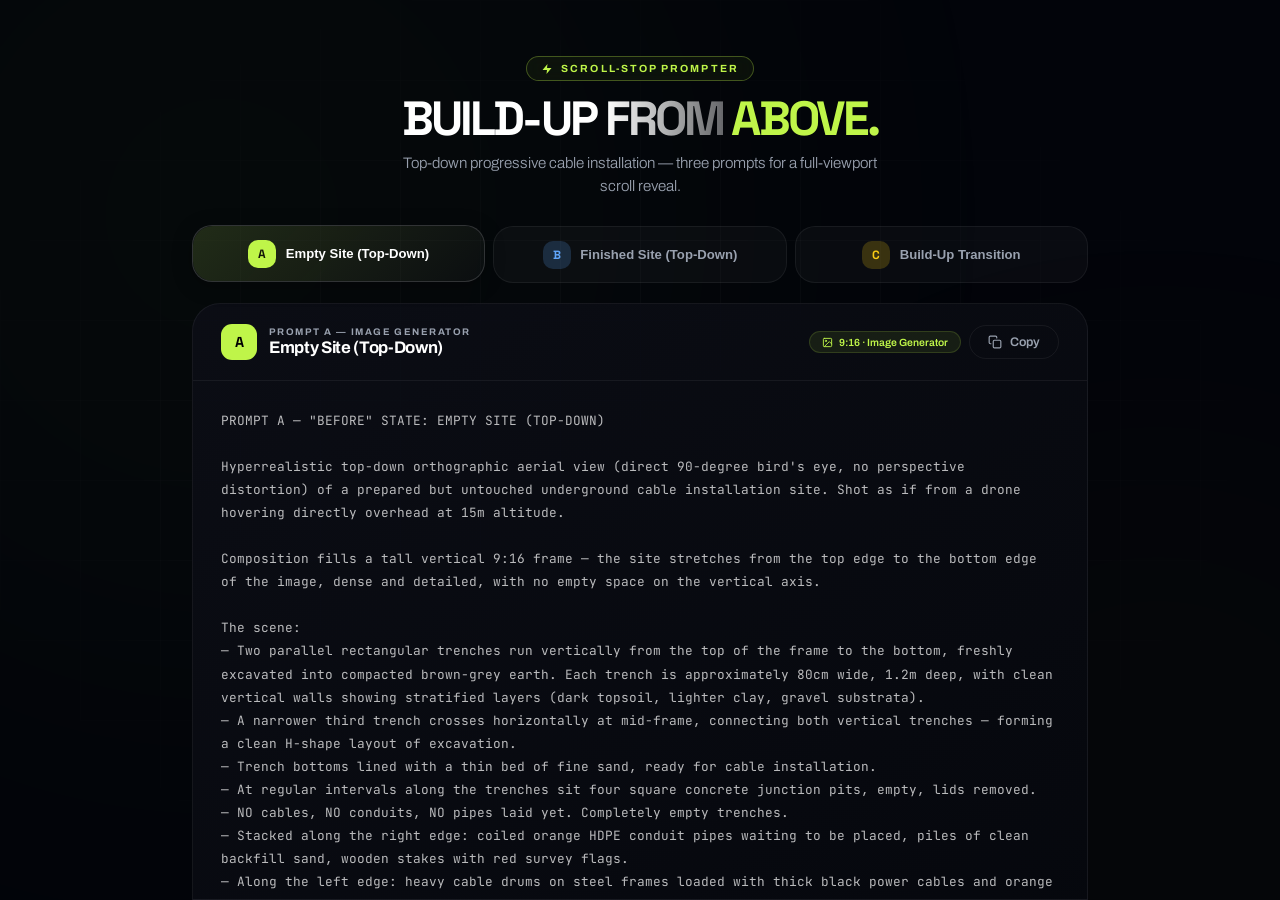
<file: prompts-variation-3.html>
<!DOCTYPE html>
<html lang="en">
<head>
  <meta charset="UTF-8">
  <meta name="viewport" content="width=device-width, initial-scale=1.0">
  <title>Scroll-Stop Prompts — Top-Down Construction Build-Up</title>
  <link rel="preconnect" href="https://fonts.googleapis.com">
  <link rel="preconnect" href="https://fonts.gstatic.com" crossorigin>
  <link href="https://fonts.googleapis.com/css2?family=Archivo:wght@300;400;500;600;700;800;900&family=Space+Grotesk:wght@300;400;500;600;700&family=JetBrains+Mono:wght@400;500&display=swap" rel="stylesheet">
  <style>
    :root {
      --font-body: 'Archivo', sans-serif;
      --font-display: 'Space Grotesk', sans-serif;
      --font-mono: 'JetBrains Mono', monospace;
      --lime: #BFF549;
      --bg: #02040a;
      --card-bg: rgba(255, 255, 255, 0.03);
      --card-border: rgba(255, 255, 255, 0.06);
      --text-secondary: #99A1AF;
    }

    *, *::before, *::after { margin: 0; padding: 0; box-sizing: border-box; }
    ::selection { background-color: var(--lime); color: #000; }

    ::-webkit-scrollbar { width: 8px; }
    ::-webkit-scrollbar-track { background: rgba(0,0,0,0.2); border-radius: 4px; }
    ::-webkit-scrollbar-thumb { background: rgba(255,255,255,0.1); border-radius: 4px; }
    ::-webkit-scrollbar-thumb:hover { background: var(--lime); }

    body {
      font-family: var(--font-body);
      background: var(--bg);
      color: #fff;
      -webkit-font-smoothing: antialiased;
      -moz-osx-font-smoothing: grayscale;
      overflow: hidden;
      height: 100vh;
      display: flex;
      flex-direction: column;
    }

    h1, h2, h3, h4, h5, h6 { font-family: var(--font-display); }

    .bg-grid {
      position: fixed;
      inset: 0;
      background: linear-gradient(rgba(255,255,255,0.02) 1px, transparent 1px),
                  linear-gradient(90deg, rgba(255,255,255,0.02) 1px, transparent 1px);
      background-size: 80px 80px;
      mask-image: radial-gradient(ellipse at center, black 30%, transparent 80%);
      -webkit-mask-image: radial-gradient(ellipse at center, black 30%, transparent 80%);
      pointer-events: none;
      z-index: 0;
    }

    .bg-orb-1 {
      position: fixed; top: -15%; left: -10%; width: 700px; height: 700px;
      background: var(--lime); border-radius: 50%; filter: blur(280px);
      opacity: 0.06; pointer-events: none; z-index: 0;
      animation: orbFloat 20s ease-in-out infinite;
    }

    .bg-orb-2 {
      position: fixed; bottom: -15%; right: -10%; width: 500px; height: 500px;
      background: #FACC15; border-radius: 50%; filter: blur(220px);
      opacity: 0.05; pointer-events: none; z-index: 0;
      animation: orbFloat 25s ease-in-out infinite reverse;
    }

    @keyframes orbFloat {
      0%, 100% { transform: translate(0, 0); }
      50% { transform: translate(40px, 25px); }
    }

    .confetti-canvas { position: fixed; inset: 0; pointer-events: none; z-index: 9999; }

    .app {
      position: relative; z-index: 1; display: flex; flex-direction: column;
      height: 100vh; max-width: 960px; margin: 0 auto; padding: 2rem 2rem 0; width: 100%;
    }

    .header { text-align: center; padding: 1.5rem 0 1.75rem; flex-shrink: 0; }

    .header-badge {
      display: inline-flex; align-items: center; gap: 0.5rem;
      padding: 0.35rem 0.9rem; margin-bottom: 1rem; border-radius: 980px;
      border: 1px solid rgba(191, 245, 73, 0.3); background: rgba(191, 245, 73, 0.05);
      color: var(--lime); font-size: 0.65rem; font-weight: 700;
      text-transform: uppercase; letter-spacing: 0.2em; backdrop-filter: blur(10px);
    }
    .header-badge svg { width: 12px; height: 12px; }

    .header h1 {
      font-size: clamp(1.8rem, 5vw, 3rem); font-weight: 900;
      letter-spacing: -0.06em; line-height: 0.9; margin-bottom: 0.75rem;
    }
    .header h1 .lime { color: var(--lime); }
    .header h1 .faded {
      background: linear-gradient(to right, #fff, rgba(255,255,255,0.4));
      -webkit-background-clip: text; -webkit-text-fill-color: transparent; background-clip: text;
    }

    .header p {
      font-size: 0.95rem; color: var(--text-secondary); max-width: 500px;
      margin: 0 auto; line-height: 1.5; font-weight: 300;
    }

    .tabs-row { display: flex; gap: 0.5rem; flex-shrink: 0; margin-bottom: 1.25rem; }

    .tab {
      flex: 1; display: flex; align-items: center; justify-content: center; gap: 0.6rem;
      padding: 0.85rem 1rem; border-radius: 20px; border: 1px solid var(--card-border);
      background: var(--card-bg); color: var(--text-secondary); font-size: 0.82rem;
      font-weight: 600; cursor: pointer; transition: all 0.35s cubic-bezier(0.16, 1, 0.3, 1);
      position: relative; overflow: hidden;
    }
    .tab::before { content: ''; position: absolute; inset: 0; opacity: 0; transition: opacity 0.35s ease; border-radius: 20px; }
    .tab[data-tab="A"]::before { background: linear-gradient(135deg, rgba(191,245,73,0.12), transparent); }
    .tab[data-tab="B"]::before { background: linear-gradient(135deg, rgba(96,165,250,0.12), transparent); }
    .tab[data-tab="C"]::before { background: linear-gradient(135deg, rgba(250,204,21,0.12), transparent); }
    .tab:hover { border-color: rgba(255,255,255,0.12); color: #fff; transform: translateY(-1px); }
    .tab:hover::before { opacity: 1; }
    .tab.active { border-color: rgba(255,255,255,0.15); color: #fff; transform: translateY(-1px); box-shadow: 0 4px 20px rgba(0,0,0,0.3); }
    .tab.active::before { opacity: 1; }

    .tab .tab-letter {
      display: inline-flex; align-items: center; justify-content: center;
      width: 28px; height: 28px; border-radius: 10px; font-size: 0.75rem;
      font-weight: 900; font-family: var(--font-display); flex-shrink: 0; transition: all 0.35s ease;
    }
    .tab[data-tab="A"] .tab-letter { background: rgba(191,245,73,0.2); color: var(--lime); }
    .tab[data-tab="B"] .tab-letter { background: rgba(96,165,250,0.2); color: #60a5fa; }
    .tab[data-tab="C"] .tab-letter { background: rgba(250,204,21,0.2); color: #FACC15; }
    .tab.active[data-tab="A"] .tab-letter { background: var(--lime); color: #000; }
    .tab.active[data-tab="B"] .tab-letter { background: #60a5fa; color: #000; }
    .tab.active[data-tab="C"] .tab-letter { background: #FACC15; color: #000; }
    .tab .tab-name { position: relative; z-index: 1; }

    .prompt-panel {
      flex: 1; min-height: 0; display: flex; flex-direction: column;
      background: linear-gradient(145deg, rgba(12,14,22,0.92), rgba(6,8,14,0.95));
      border: 1px solid var(--card-border); border-radius: 28px 28px 0 0; overflow: hidden;
    }

    .panel-header {
      display: flex; align-items: center; justify-content: space-between;
      padding: 1.25rem 1.75rem; border-bottom: 1px solid var(--card-border); flex-shrink: 0;
    }
    .panel-header-left { display: flex; align-items: center; gap: 0.75rem; }

    .panel-icon {
      width: 36px; height: 36px; border-radius: 11px; display: flex;
      align-items: center; justify-content: center; font-size: 0.9rem;
      font-weight: 900; font-family: var(--font-display); flex-shrink: 0; transition: all 0.35s ease;
    }
    .panel-icon.a { background: var(--lime); color: #000; }
    .panel-icon.b { background: #60a5fa; color: #000; }
    .panel-icon.c { background: #FACC15; color: #000; }

    .panel-meta .panel-label { font-size: 0.6rem; text-transform: uppercase; letter-spacing: 0.15em; color: var(--text-secondary); font-weight: 700; }
    .panel-meta .panel-title { font-size: 1.05rem; font-weight: 700; letter-spacing: -0.02em; margin-top: 1px; }
    .panel-header-right { display: flex; align-items: center; gap: 0.5rem; }

    .instruction-tag {
      display: inline-flex; align-items: center; gap: 0.35rem;
      padding: 0.3rem 0.75rem; border-radius: 980px; font-size: 0.65rem; font-weight: 600; white-space: nowrap;
    }
    .instruction-tag.img { background: rgba(191,245,73,0.08); color: var(--lime); border: 1px solid rgba(191,245,73,0.15); }
    .instruction-tag.vid { background: rgba(250,204,21,0.08); color: #FACC15; border: 1px solid rgba(250,204,21,0.15); }
    .instruction-tag svg { width: 11px; height: 11px; }

    .copy-btn {
      display: inline-flex; align-items: center; gap: 0.45rem; padding: 0.55rem 1.15rem;
      border-radius: 980px; border: 1px solid var(--card-border); background: transparent;
      color: var(--text-secondary); font-size: 0.78rem; font-weight: 600; cursor: pointer;
      transition: all 0.25s ease; font-family: var(--font-body);
    }
    .copy-btn:hover { background: var(--lime); color: #000; border-color: var(--lime); transform: scale(1.03); }
    .copy-btn.copied { background: var(--lime); color: #000; border-color: var(--lime); }
    .copy-btn svg { width: 14px; height: 14px; }

    .panel-body { flex: 1; min-height: 0; position: relative; }
    .prompt-content { display: none; position: absolute; inset: 0; opacity: 0; transform: translateY(8px); transition: opacity 0.3s ease, transform 0.3s ease; }
    .prompt-content.active { display: block; opacity: 1; transform: translateY(0); }

    .prompt-text {
      font-family: var(--font-mono); font-size: 0.8rem; line-height: 1.8;
      color: rgba(255,255,255,0.72); white-space: pre-wrap; word-break: break-word;
      padding: 1.75rem; height: 100%; overflow-y: auto; -webkit-overflow-scrolling: touch;
    }
    .prompt-text::-webkit-scrollbar { width: 6px; }
    .prompt-text::-webkit-scrollbar-track { background: transparent; }
    .prompt-text::-webkit-scrollbar-thumb { background: rgba(255,255,255,0.08); border-radius: 3px; }

    @media (max-width: 640px) {
      .app { padding: 1.25rem 1rem 0; }
      .header { padding: 1rem 0 1.25rem; }
      .header h1 { font-size: clamp(1.5rem, 8vw, 2.2rem); }
      .header p { font-size: 0.85rem; }
      .tab { padding: 0.7rem 0.5rem; font-size: 0.72rem; border-radius: 16px; }
      .tab .tab-name { display: none; }
      .tab .tab-letter { width: 32px; height: 32px; font-size: 0.85rem; }
      .tab .tab-subtitle { display: block; font-size: 0.65rem; color: var(--text-secondary); margin-top: 2px; }
      .panel-header { flex-direction: column; align-items: flex-start; gap: 0.75rem; padding: 1rem 1.25rem; }
      .panel-header-right { width: 100%; justify-content: space-between; }
      .prompt-text { padding: 1.25rem; font-size: 0.73rem; line-height: 1.7; }
      .prompt-panel { border-radius: 22px 22px 0 0; }
      .instruction-tag { font-size: 0.6rem; }
    }
    @media (min-width: 641px) { .tab .tab-subtitle { display: none; } }
  </style>
</head>
<body>
  <div class="bg-grid"></div>
  <div class="bg-orb-1"></div>
  <div class="bg-orb-2"></div>
  <canvas class="confetti-canvas" id="confettiCanvas"></canvas>

  <div class="app">
    <header class="header">
      <div class="header-badge">
        <svg viewBox="0 0 24 24" fill="currentColor"><polygon points="13 2 3 14 12 14 11 22 21 10 12 10 13 2"/></svg>
        Scroll-Stop Prompter
      </div>
      <h1>BUILD-UP <span class="faded">FROM</span> <span class="lime">ABOVE.</span></h1>
      <p>Top-down progressive cable installation — three prompts for a full-viewport scroll reveal.</p>
    </header>

    <div class="tabs-row">
      <button class="tab active" data-tab="A" onclick="switchTab('A')">
        <span class="tab-letter">A</span>
        <span class="tab-name">Empty Site (Top-Down)</span>
        <span class="tab-subtitle">Before</span>
      </button>
      <button class="tab" data-tab="B" onclick="switchTab('B')">
        <span class="tab-letter">B</span>
        <span class="tab-name">Finished Site (Top-Down)</span>
        <span class="tab-subtitle">After</span>
      </button>
      <button class="tab" data-tab="C" onclick="switchTab('C')">
        <span class="tab-letter">C</span>
        <span class="tab-name">Build-Up Transition</span>
        <span class="tab-subtitle">Video</span>
      </button>
    </div>

    <div class="prompt-panel">
      <div class="panel-header">
        <div class="panel-header-left">
          <div class="panel-icon a" id="panelIcon">A</div>
          <div class="panel-meta">
            <div class="panel-label" id="panelLabel">Prompt A &mdash; Image Generator</div>
            <div class="panel-title" id="panelTitle">Empty Site (Top-Down)</div>
          </div>
        </div>
        <div class="panel-header-right">
          <div class="instruction-tag img" id="panelTag">
            <svg viewBox="0 0 24 24" fill="none" stroke="currentColor" stroke-width="2" stroke-linecap="round" stroke-linejoin="round"><rect x="3" y="3" width="18" height="18" rx="2"/><circle cx="8.5" cy="8.5" r="1.5"/><path d="M21 15l-5-5L5 21"/></svg>
            <span id="panelTagText">9:16 &middot; Image Generator</span>
          </div>
          <button class="copy-btn" id="copyBtn" onclick="copyCurrentPrompt()">
            <svg viewBox="0 0 24 24" fill="none" stroke="currentColor" stroke-width="2" stroke-linecap="round" stroke-linejoin="round"><rect x="9" y="9" width="13" height="13" rx="2"/><path d="M5 15H4a2 2 0 01-2-2V4a2 2 0 012-2h9a2 2 0 012 2v1"/></svg>
            Copy
          </button>
        </div>
      </div>

      <div class="panel-body">
        <div class="prompt-content active" id="contentA">
          <div class="prompt-text">PROMPT A — "BEFORE" STATE: EMPTY SITE (TOP-DOWN)

Hyperrealistic top-down orthographic aerial view (direct 90-degree bird's eye, no perspective distortion) of a prepared but untouched underground cable installation site. Shot as if from a drone hovering directly overhead at 15m altitude.

Composition fills a tall vertical 9:16 frame — the site stretches from the top edge to the bottom edge of the image, dense and detailed, with no empty space on the vertical axis.

The scene:
— Two parallel rectangular trenches run vertically from the top of the frame to the bottom, freshly excavated into compacted brown-grey earth. Each trench is approximately 80cm wide, 1.2m deep, with clean vertical walls showing stratified layers (dark topsoil, lighter clay, gravel substrata).
— A narrower third trench crosses horizontally at mid-frame, connecting both vertical trenches — forming a clean H-shape layout of excavation.
— Trench bottoms lined with a thin bed of fine sand, ready for cable installation.
— At regular intervals along the trenches sit four square concrete junction pits, empty, lids removed.
— NO cables, NO conduits, NO pipes laid yet. Completely empty trenches.
— Stacked along the right edge: coiled orange HDPE conduit pipes waiting to be placed, piles of clean backfill sand, wooden stakes with red survey flags.
— Along the left edge: heavy cable drums on steel frames loaded with thick black power cables and orange fiber cables, ready to deploy.
— Ground around the trenches: compacted dirt with faint excavator tread marks, surveyor chalk lines in white, small piles of excavated soil.
— NO workers, NO vehicles, NO movement. Everything prepared, nothing installed.

Background surrounding the excavation diorama: pure white infinity void (#FFFFFF) — the construction site floats on a clean white surface, industrial precision meets studio product photography.

Lighting: Soft, even overhead daylight. Subtle shadows inside trenches providing depth. No harsh directional shadows on the white void surround.

Photorealistic rendering, 9:16 vertical aspect ratio, frame-filling composition. Ultra-high detail: visible soil grain, gravel texture, sand particles, metal grain on drums, plastic sheen on conduits. Shot on Phase One IQ4 150MP, 60mm lens for clean orthographic projection, f/11, 8K fidelity.</div>
        </div>
        <div class="prompt-content" id="contentB">
          <div class="prompt-text">PROMPT B — IMG2IMG EDIT ON PROMPT A'S OUTPUT

WORKFLOW: Generate Prompt A first. Upload the result into Higgs Field "Edit Image" (or any img2img/inpainting tool). This is NOT a standalone generation — it is an edit applied to A's image. Without A as reference the result will not be visually consistent.

Preserve EVERYTHING from the reference image identically: same 90° top-down orthographic angle, same H-shape layout, same soil tones, same white #FFFFFF infinity void background, same diffused overhead daylight, same scale, same framing. This must look like the exact same drone photograph, taken later after the work finished. Apply ONLY these changes:

1. TRENCHES → BACKFILLED. The two vertical trenches plus the horizontal connector (H-shape) are fully backfilled with compacted earth, flush to grade. The H-pattern is GONE from the surface. Subtle visual memory remains as two parallel vertical stripes plus a horizontal connector of slightly darker, finer-textured freshly compacted earth — perfectly flush with the surrounding ground. Reads as "recently worked on" without looking disturbed.

2. JUNCTION PITS → SEALED. The four empty concrete pits are now closed with flush-mounted cast-iron Schachtdeckel, perfectly level with the ground, with subtle embossed utility markings.

3. CABINETS. Two small oberirdische weatherproof distribution cabinets (grey powder-coated steel, sealed doors, small hazard labels) are now placed at the top and bottom ends of the former H-pattern. Clean industrial finish.

4. REMOVE all staged construction materials: coiled orange HDPE conduit pipes, backfill sand piles, surveyor stakes with red flags, cable drums on steel frames, any chalk survey lines. Everything cleared from the site.

5. CLEAN-UP. Any faint excavator tread marks and excavated soil piles around the trenches are gone. Ground is compacted, even, and swept clean.

DO NOT change: camera angle, altitude, orthographic projection, white infinity void background, soil colour and texture beyond the former trench lines, lighting direction, shadow softness, or any element beyond the work zone.

Photorealistic, 9:16 vertical, frame-filling. Match A's quality and detail.</div>
        </div>
        <div class="prompt-content" id="contentC">
          <div class="prompt-text">START FRAME: Top-down orthographic aerial (9:16, 90-degree bird's eye) of an empty underground cable construction site on pure white #FFFFFF void. Two parallel vertical trenches top-to-bottom, connected by a horizontal trench mid-frame (H-shape). Clean earth walls, thin sand bedding, four empty concrete junction pits. Stacked orange HDPE conduits on the right edge, loaded cable drums on the left. No cables installed. Soft overhead daylight.

END FRAME: Same site, same angle, same framing, same void — now FULLY FINISHED and handed over. Surface perfectly level across the whole frame. The trench pattern visible only as subtle parallel stripes of freshly compacted earth, slightly darker than surrounding ground, flush to grade. Four flush-mounted cast-iron inspection covers at the former junction pit locations. Two small oberirdische grey distribution cabinets at the top and bottom of the H-pattern. ALL construction materials GONE — no drums, no conduits, no piles, no barriers, no tape. Ground swept clean. Pristine, handover-ready.

TRANSITION — progressive top-to-bottom build-up, then full cleanup and finish:

Phase 1 (0–0.8s): Orange HDPE conduit pipes glide into the trenches from the TOP edge, sliding downward through all three trench sections. Conduit stacks on the right shrink visibly.

Phase 2 (0.8–2s): Black power cables and orange fiber cables pull through the conduits from top to bottom. Cable drums on the left rotate and deplete.

Phase 3 (2–3s): Cable cleats snap into place in a rhythmic cascade. Red warning tape unfurls above the cables. Junction pits fill with splice work.

Phase 4 (3–4.2s): Sand backfill pours in from the top edge and completely fills each trench to surface level — tape and cables buried, sealed.

Phase 5 (4.2–5.2s): Fresh earth smooths over the filled trenches in a compacted wave, flush to grade. Four flush inspection covers settle into place. Two grey distribution cabinets rise at the top and bottom of the H-pattern.

Phase 6 (5.2–5.7s): Remaining materials disappear in a clean fade — drums, conduit stacks, sand piles, stakes, barriers, all cleared. Ground swept.

Phase 7 (5.7–6s): Hold final state. Pristine, finished, handed over.

STYLE: Photorealistic, locked-off overhead camera (zero movement). Pure white #FFFFFF infinity background. Consistent soft overhead daylight. ASMR precision.

DURATION: 6s. 9:16 vertical. 24fps+, 4K, zero artifacts.</div>
        </div>
      </div>
    </div>
  </div>

  <script>
    const confettiCanvas = document.getElementById('confettiCanvas');
    const confettiCtx = confettiCanvas.getContext('2d');
    let confettiPieces = [];
    let confettiAnimating = false;

    function resizeConfetti() { confettiCanvas.width = window.innerWidth; confettiCanvas.height = window.innerHeight; }
    resizeConfetti();
    window.addEventListener('resize', resizeConfetti);

    const confettiColors = ['#BFF549', '#FACC15', '#60a5fa', '#f472b6', '#a78bfa', '#34d399', '#fb923c', '#fff'];

    function launchConfetti() {
      confettiPieces = [];
      for (let i = 0; i < 150; i++) {
        confettiPieces.push({
          x: window.innerWidth / 2 + (Math.random() - 0.5) * 200, y: window.innerHeight / 2,
          vx: (Math.random() - 0.5) * 20, vy: -(Math.random() * 18 + 6),
          w: Math.random() * 10 + 5, h: Math.random() * 6 + 3,
          color: confettiColors[Math.floor(Math.random() * confettiColors.length)],
          rotation: Math.random() * 360, rotationSpeed: (Math.random() - 0.5) * 15,
          gravity: 0.35 + Math.random() * 0.15, opacity: 1,
          decay: 0.008 + Math.random() * 0.008, shape: Math.random() > 0.5 ? 'rect' : 'circle'
        });
      }
      if (!confettiAnimating) { confettiAnimating = true; animateConfetti(); }
    }

    function animateConfetti() {
      confettiCtx.clearRect(0, 0, confettiCanvas.width, confettiCanvas.height);
      let alive = 0;
      for (const p of confettiPieces) {
        if (p.opacity <= 0) continue;
        alive++;
        p.x += p.vx; p.vy += p.gravity; p.y += p.vy; p.vx *= 0.99;
        p.rotation += p.rotationSpeed; p.opacity -= p.decay;
        confettiCtx.save();
        confettiCtx.translate(p.x, p.y);
        confettiCtx.rotate((p.rotation * Math.PI) / 180);
        confettiCtx.globalAlpha = Math.max(0, p.opacity);
        confettiCtx.fillStyle = p.color;
        if (p.shape === 'rect') { confettiCtx.fillRect(-p.w/2, -p.h/2, p.w, p.h); }
        else { confettiCtx.beginPath(); confettiCtx.arc(0, 0, p.w/2, 0, Math.PI*2); confettiCtx.fill(); }
        confettiCtx.restore();
      }
      if (alive > 0) { requestAnimationFrame(animateConfetti); }
      else { confettiAnimating = false; confettiCtx.clearRect(0, 0, confettiCanvas.width, confettiCanvas.height); }
    }

    const tabsData = {
      A: { label: 'Prompt A &mdash; Image Generator', title: 'Empty Site (Top-Down)', iconClass: 'a', tagClass: 'img',
        tagIcon: '<svg viewBox="0 0 24 24" fill="none" stroke="currentColor" stroke-width="2" stroke-linecap="round" stroke-linejoin="round"><rect x="3" y="3" width="18" height="18" rx="2"/><circle cx="8.5" cy="8.5" r="1.5"/><path d="M21 15l-5-5L5 21"/></svg>',
        tagText: '9:16 &middot; Image Generator' },
      B: { label: 'Prompt B &mdash; Image Generator', title: 'Finished Site (Top-Down)', iconClass: 'b', tagClass: 'img',
        tagIcon: '<svg viewBox="0 0 24 24" fill="none" stroke="currentColor" stroke-width="2" stroke-linecap="round" stroke-linejoin="round"><rect x="3" y="3" width="18" height="18" rx="2"/><circle cx="8.5" cy="8.5" r="1.5"/><path d="M21 15l-5-5L5 21"/></svg>',
        tagText: '9:16 &middot; Img2Img Edit on A' },
      C: { label: 'Prompt C &mdash; Video Model', title: 'Build-Up Transition', iconClass: 'c', tagClass: 'vid',
        tagIcon: '<svg viewBox="0 0 24 24" fill="none" stroke="currentColor" stroke-width="2" stroke-linecap="round" stroke-linejoin="round"><polygon points="5 3 19 12 5 21 5 3"/></svg>',
        tagText: 'Start: A &middot; End: B &middot; 9:16' }
    };

    let currentTab = 'A';

    function switchTab(tab) {
      if (tab === currentTab) return;
      currentTab = tab;
      document.querySelectorAll('.tab').forEach(t => t.classList.remove('active'));
      document.querySelector(`.tab[data-tab="${tab}"]`).classList.add('active');
      const info = tabsData[tab];
      const icon = document.getElementById('panelIcon');
      icon.textContent = tab; icon.className = 'panel-icon ' + info.iconClass;
      document.getElementById('panelLabel').innerHTML = info.label;
      document.getElementById('panelTitle').textContent = info.title;
      const tag = document.getElementById('panelTag');
      tag.className = 'instruction-tag ' + info.tagClass;
      tag.innerHTML = info.tagIcon + ' <span>' + info.tagText + '</span>';
      const btn = document.getElementById('copyBtn');
      btn.classList.remove('copied');
      btn.innerHTML = '<svg viewBox="0 0 24 24" fill="none" stroke="currentColor" stroke-width="2" stroke-linecap="round" stroke-linejoin="round"><rect x="9" y="9" width="13" height="13" rx="2"/><path d="M5 15H4a2 2 0 01-2-2V4a2 2 0 012-2h9a2 2 0 012 2v1"/></svg> Copy';
      document.querySelectorAll('.prompt-content').forEach(c => c.classList.remove('active'));
      requestAnimationFrame(() => { document.getElementById('content' + tab).classList.add('active'); });
    }

    function copyCurrentPrompt() {
      const content = document.querySelector('.prompt-content.active .prompt-text');
      const text = content.textContent;
      const btn = document.getElementById('copyBtn');
      navigator.clipboard.writeText(text).then(() => {
        launchConfetti();
        btn.classList.add('copied');
        btn.innerHTML = '<svg viewBox="0 0 24 24" fill="none" stroke="currentColor" stroke-width="2.5" stroke-linecap="round" stroke-linejoin="round"><polyline points="20 6 9 17 4 12"/></svg> Copied!';
        setTimeout(() => {
          btn.classList.remove('copied');
          btn.innerHTML = '<svg viewBox="0 0 24 24" fill="none" stroke="currentColor" stroke-width="2" stroke-linecap="round" stroke-linejoin="round"><rect x="9" y="9" width="13" height="13" rx="2"/><path d="M5 15H4a2 2 0 01-2-2V4a2 2 0 012-2h9a2 2 0 012 2v1"/></svg> Copy';
        }, 2000);
      });
    }

    document.addEventListener('keydown', (e) => {
      if (e.key === '1') switchTab('A');
      if (e.key === '2') switchTab('B');
      if (e.key === '3') switchTab('C');
      if ((e.metaKey || e.ctrlKey) && e.key === 'c' && !window.getSelection().toString()) { e.preventDefault(); copyCurrentPrompt(); }
    });
  </script>
</body>
</html>
</file>
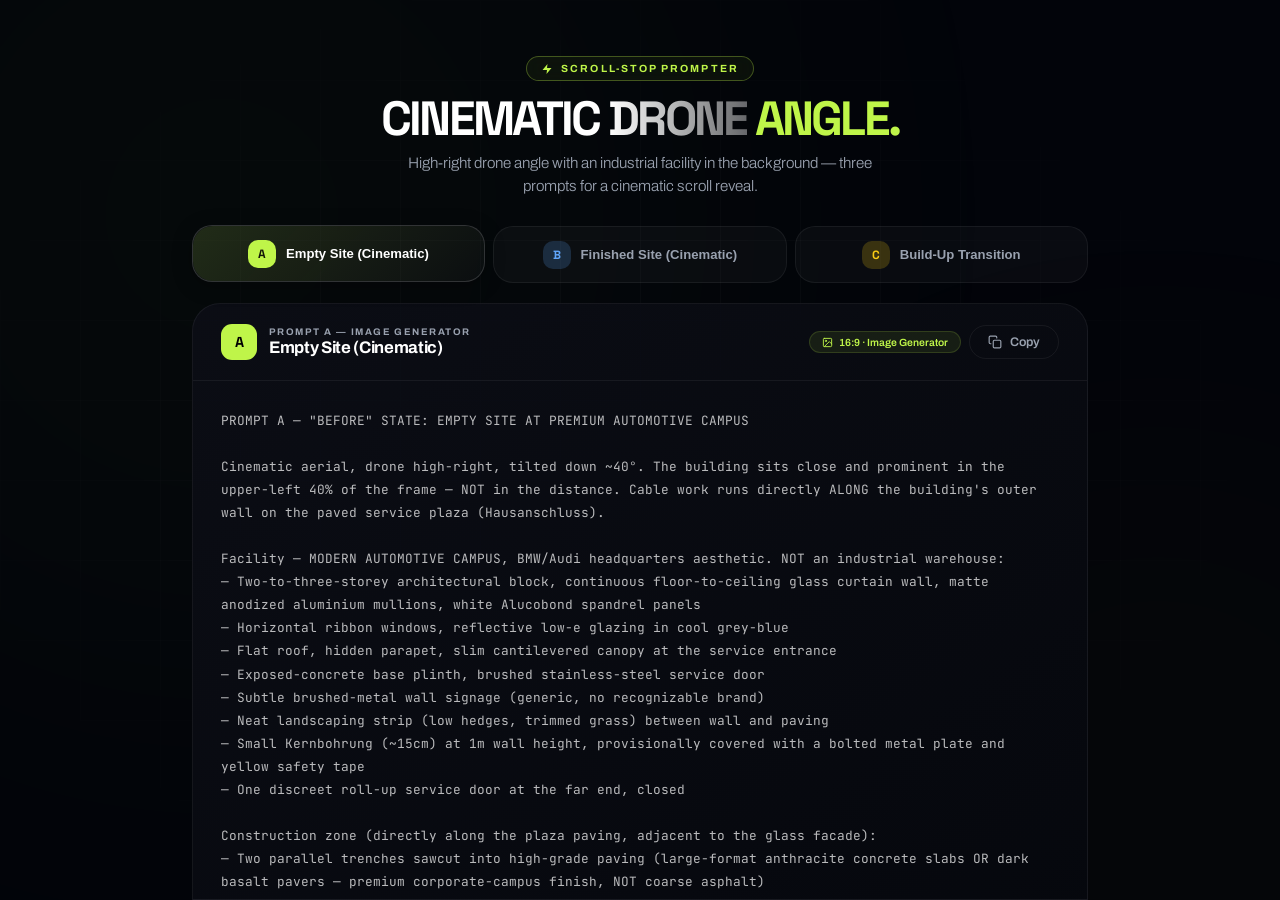
<file: prompts-variation-4.html>
<!DOCTYPE html>
<html lang="en">
<head>
  <meta charset="UTF-8">
  <meta name="viewport" content="width=device-width, initial-scale=1.0">
  <title>Scroll-Stop Prompts — Cinematic Angle + Industrial Facility</title>
  <link rel="preconnect" href="https://fonts.googleapis.com">
  <link rel="preconnect" href="https://fonts.gstatic.com" crossorigin>
  <link href="https://fonts.googleapis.com/css2?family=Archivo:wght@300;400;500;600;700;800;900&family=Space+Grotesk:wght@300;400;500;600;700&family=JetBrains+Mono:wght@400;500&display=swap" rel="stylesheet">
  <style>
    :root {
      --font-body: 'Archivo', sans-serif;
      --font-display: 'Space Grotesk', sans-serif;
      --font-mono: 'JetBrains Mono', monospace;
      --lime: #BFF549;
      --bg: #02040a;
      --card-bg: rgba(255, 255, 255, 0.03);
      --card-border: rgba(255, 255, 255, 0.06);
      --text-secondary: #99A1AF;
    }

    *, *::before, *::after { margin: 0; padding: 0; box-sizing: border-box; }
    ::selection { background-color: var(--lime); color: #000; }

    ::-webkit-scrollbar { width: 8px; }
    ::-webkit-scrollbar-track { background: rgba(0,0,0,0.2); border-radius: 4px; }
    ::-webkit-scrollbar-thumb { background: rgba(255,255,255,0.1); border-radius: 4px; }
    ::-webkit-scrollbar-thumb:hover { background: var(--lime); }

    body {
      font-family: var(--font-body);
      background: var(--bg);
      color: #fff;
      -webkit-font-smoothing: antialiased;
      -moz-osx-font-smoothing: grayscale;
      overflow: hidden;
      height: 100vh;
      display: flex;
      flex-direction: column;
    }

    h1, h2, h3, h4, h5, h6 { font-family: var(--font-display); }

    .bg-grid {
      position: fixed;
      inset: 0;
      background: linear-gradient(rgba(255,255,255,0.02) 1px, transparent 1px),
                  linear-gradient(90deg, rgba(255,255,255,0.02) 1px, transparent 1px);
      background-size: 80px 80px;
      mask-image: radial-gradient(ellipse at center, black 30%, transparent 80%);
      -webkit-mask-image: radial-gradient(ellipse at center, black 30%, transparent 80%);
      pointer-events: none;
      z-index: 0;
    }

    .bg-orb-1 {
      position: fixed; top: -15%; left: -10%; width: 700px; height: 700px;
      background: var(--lime); border-radius: 50%; filter: blur(280px);
      opacity: 0.06; pointer-events: none; z-index: 0;
      animation: orbFloat 20s ease-in-out infinite;
    }

    .bg-orb-2 {
      position: fixed; bottom: -15%; right: -10%; width: 500px; height: 500px;
      background: #FACC15; border-radius: 50%; filter: blur(220px);
      opacity: 0.05; pointer-events: none; z-index: 0;
      animation: orbFloat 25s ease-in-out infinite reverse;
    }

    @keyframes orbFloat {
      0%, 100% { transform: translate(0, 0); }
      50% { transform: translate(40px, 25px); }
    }

    .confetti-canvas { position: fixed; inset: 0; pointer-events: none; z-index: 9999; }

    .app {
      position: relative; z-index: 1; display: flex; flex-direction: column;
      height: 100vh; max-width: 960px; margin: 0 auto; padding: 2rem 2rem 0; width: 100%;
    }

    .header { text-align: center; padding: 1.5rem 0 1.75rem; flex-shrink: 0; }

    .header-badge {
      display: inline-flex; align-items: center; gap: 0.5rem;
      padding: 0.35rem 0.9rem; margin-bottom: 1rem; border-radius: 980px;
      border: 1px solid rgba(191, 245, 73, 0.3); background: rgba(191, 245, 73, 0.05);
      color: var(--lime); font-size: 0.65rem; font-weight: 700;
      text-transform: uppercase; letter-spacing: 0.2em; backdrop-filter: blur(10px);
    }
    .header-badge svg { width: 12px; height: 12px; }

    .header h1 {
      font-size: clamp(1.8rem, 5vw, 3rem); font-weight: 900;
      letter-spacing: -0.06em; line-height: 0.9; margin-bottom: 0.75rem;
    }
    .header h1 .lime { color: var(--lime); }
    .header h1 .faded {
      background: linear-gradient(to right, #fff, rgba(255,255,255,0.4));
      -webkit-background-clip: text; -webkit-text-fill-color: transparent; background-clip: text;
    }

    .header p {
      font-size: 0.95rem; color: var(--text-secondary); max-width: 500px;
      margin: 0 auto; line-height: 1.5; font-weight: 300;
    }

    .tabs-row { display: flex; gap: 0.5rem; flex-shrink: 0; margin-bottom: 1.25rem; }

    .tab {
      flex: 1; display: flex; align-items: center; justify-content: center; gap: 0.6rem;
      padding: 0.85rem 1rem; border-radius: 20px; border: 1px solid var(--card-border);
      background: var(--card-bg); color: var(--text-secondary); font-size: 0.82rem;
      font-weight: 600; cursor: pointer; transition: all 0.35s cubic-bezier(0.16, 1, 0.3, 1);
      position: relative; overflow: hidden;
    }
    .tab::before { content: ''; position: absolute; inset: 0; opacity: 0; transition: opacity 0.35s ease; border-radius: 20px; }
    .tab[data-tab="A"]::before { background: linear-gradient(135deg, rgba(191,245,73,0.12), transparent); }
    .tab[data-tab="B"]::before { background: linear-gradient(135deg, rgba(96,165,250,0.12), transparent); }
    .tab[data-tab="C"]::before { background: linear-gradient(135deg, rgba(250,204,21,0.12), transparent); }
    .tab:hover { border-color: rgba(255,255,255,0.12); color: #fff; transform: translateY(-1px); }
    .tab:hover::before { opacity: 1; }
    .tab.active { border-color: rgba(255,255,255,0.15); color: #fff; transform: translateY(-1px); box-shadow: 0 4px 20px rgba(0,0,0,0.3); }
    .tab.active::before { opacity: 1; }

    .tab .tab-letter {
      display: inline-flex; align-items: center; justify-content: center;
      width: 28px; height: 28px; border-radius: 10px; font-size: 0.75rem;
      font-weight: 900; font-family: var(--font-display); flex-shrink: 0; transition: all 0.35s ease;
    }
    .tab[data-tab="A"] .tab-letter { background: rgba(191,245,73,0.2); color: var(--lime); }
    .tab[data-tab="B"] .tab-letter { background: rgba(96,165,250,0.2); color: #60a5fa; }
    .tab[data-tab="C"] .tab-letter { background: rgba(250,204,21,0.2); color: #FACC15; }
    .tab.active[data-tab="A"] .tab-letter { background: var(--lime); color: #000; }
    .tab.active[data-tab="B"] .tab-letter { background: #60a5fa; color: #000; }
    .tab.active[data-tab="C"] .tab-letter { background: #FACC15; color: #000; }
    .tab .tab-name { position: relative; z-index: 1; }

    .prompt-panel {
      flex: 1; min-height: 0; display: flex; flex-direction: column;
      background: linear-gradient(145deg, rgba(12,14,22,0.92), rgba(6,8,14,0.95));
      border: 1px solid var(--card-border); border-radius: 28px 28px 0 0; overflow: hidden;
    }

    .panel-header {
      display: flex; align-items: center; justify-content: space-between;
      padding: 1.25rem 1.75rem; border-bottom: 1px solid var(--card-border); flex-shrink: 0;
    }
    .panel-header-left { display: flex; align-items: center; gap: 0.75rem; }

    .panel-icon {
      width: 36px; height: 36px; border-radius: 11px; display: flex;
      align-items: center; justify-content: center; font-size: 0.9rem;
      font-weight: 900; font-family: var(--font-display); flex-shrink: 0; transition: all 0.35s ease;
    }
    .panel-icon.a { background: var(--lime); color: #000; }
    .panel-icon.b { background: #60a5fa; color: #000; }
    .panel-icon.c { background: #FACC15; color: #000; }

    .panel-meta .panel-label { font-size: 0.6rem; text-transform: uppercase; letter-spacing: 0.15em; color: var(--text-secondary); font-weight: 700; }
    .panel-meta .panel-title { font-size: 1.05rem; font-weight: 700; letter-spacing: -0.02em; margin-top: 1px; }
    .panel-header-right { display: flex; align-items: center; gap: 0.5rem; }

    .instruction-tag {
      display: inline-flex; align-items: center; gap: 0.35rem;
      padding: 0.3rem 0.75rem; border-radius: 980px; font-size: 0.65rem; font-weight: 600; white-space: nowrap;
    }
    .instruction-tag.img { background: rgba(191,245,73,0.08); color: var(--lime); border: 1px solid rgba(191,245,73,0.15); }
    .instruction-tag.vid { background: rgba(250,204,21,0.08); color: #FACC15; border: 1px solid rgba(250,204,21,0.15); }
    .instruction-tag svg { width: 11px; height: 11px; }

    .copy-btn {
      display: inline-flex; align-items: center; gap: 0.45rem; padding: 0.55rem 1.15rem;
      border-radius: 980px; border: 1px solid var(--card-border); background: transparent;
      color: var(--text-secondary); font-size: 0.78rem; font-weight: 600; cursor: pointer;
      transition: all 0.25s ease; font-family: var(--font-body);
    }
    .copy-btn:hover { background: var(--lime); color: #000; border-color: var(--lime); transform: scale(1.03); }
    .copy-btn.copied { background: var(--lime); color: #000; border-color: var(--lime); }
    .copy-btn svg { width: 14px; height: 14px; }

    .panel-body { flex: 1; min-height: 0; position: relative; }
    .prompt-content { display: none; position: absolute; inset: 0; opacity: 0; transform: translateY(8px); transition: opacity 0.3s ease, transform 0.3s ease; }
    .prompt-content.active { display: block; opacity: 1; transform: translateY(0); }

    .prompt-text {
      font-family: var(--font-mono); font-size: 0.8rem; line-height: 1.8;
      color: rgba(255,255,255,0.72); white-space: pre-wrap; word-break: break-word;
      padding: 1.75rem; height: 100%; overflow-y: auto; -webkit-overflow-scrolling: touch;
    }
    .prompt-text::-webkit-scrollbar { width: 6px; }
    .prompt-text::-webkit-scrollbar-track { background: transparent; }
    .prompt-text::-webkit-scrollbar-thumb { background: rgba(255,255,255,0.08); border-radius: 3px; }

    @media (max-width: 640px) {
      .app { padding: 1.25rem 1rem 0; }
      .header { padding: 1rem 0 1.25rem; }
      .header h1 { font-size: clamp(1.5rem, 8vw, 2.2rem); }
      .header p { font-size: 0.85rem; }
      .tab { padding: 0.7rem 0.5rem; font-size: 0.72rem; border-radius: 16px; }
      .tab .tab-name { display: none; }
      .tab .tab-letter { width: 32px; height: 32px; font-size: 0.85rem; }
      .tab .tab-subtitle { display: block; font-size: 0.65rem; color: var(--text-secondary); margin-top: 2px; }
      .panel-header { flex-direction: column; align-items: flex-start; gap: 0.75rem; padding: 1rem 1.25rem; }
      .panel-header-right { width: 100%; justify-content: space-between; }
      .prompt-text { padding: 1.25rem; font-size: 0.73rem; line-height: 1.7; }
      .prompt-panel { border-radius: 22px 22px 0 0; }
      .instruction-tag { font-size: 0.6rem; }
    }
    @media (min-width: 641px) { .tab .tab-subtitle { display: none; } }
  </style>
</head>
<body>
  <div class="bg-grid"></div>
  <div class="bg-orb-1"></div>
  <div class="bg-orb-2"></div>
  <canvas class="confetti-canvas" id="confettiCanvas"></canvas>

  <div class="app">
    <header class="header">
      <div class="header-badge">
        <svg viewBox="0 0 24 24" fill="currentColor"><polygon points="13 2 3 14 12 14 11 22 21 10 12 10 13 2"/></svg>
        Scroll-Stop Prompter
      </div>
      <h1>CINEMATIC <span class="faded">DRONE</span> <span class="lime">ANGLE.</span></h1>
      <p>High-right drone angle with an industrial facility in the background — three prompts for a cinematic scroll reveal.</p>
    </header>

    <div class="tabs-row">
      <button class="tab active" data-tab="A" onclick="switchTab('A')">
        <span class="tab-letter">A</span>
        <span class="tab-name">Empty Site (Cinematic)</span>
        <span class="tab-subtitle">Before</span>
      </button>
      <button class="tab" data-tab="B" onclick="switchTab('B')">
        <span class="tab-letter">B</span>
        <span class="tab-name">Finished Site (Cinematic)</span>
        <span class="tab-subtitle">After</span>
      </button>
      <button class="tab" data-tab="C" onclick="switchTab('C')">
        <span class="tab-letter">C</span>
        <span class="tab-name">Build-Up Transition</span>
        <span class="tab-subtitle">Video</span>
      </button>
    </div>

    <div class="prompt-panel">
      <div class="panel-header">
        <div class="panel-header-left">
          <div class="panel-icon a" id="panelIcon">A</div>
          <div class="panel-meta">
            <div class="panel-label" id="panelLabel">Prompt A &mdash; Image Generator</div>
            <div class="panel-title" id="panelTitle">Empty Site (Cinematic)</div>
          </div>
        </div>
        <div class="panel-header-right">
          <div class="instruction-tag img" id="panelTag">
            <svg viewBox="0 0 24 24" fill="none" stroke="currentColor" stroke-width="2" stroke-linecap="round" stroke-linejoin="round"><rect x="3" y="3" width="18" height="18" rx="2"/><circle cx="8.5" cy="8.5" r="1.5"/><path d="M21 15l-5-5L5 21"/></svg>
            <span id="panelTagText">16:9 &middot; Image Generator</span>
          </div>
          <button class="copy-btn" id="copyBtn" onclick="copyCurrentPrompt()">
            <svg viewBox="0 0 24 24" fill="none" stroke="currentColor" stroke-width="2" stroke-linecap="round" stroke-linejoin="round"><rect x="9" y="9" width="13" height="13" rx="2"/><path d="M5 15H4a2 2 0 01-2-2V4a2 2 0 012-2h9a2 2 0 012 2v1"/></svg>
            Copy
          </button>
        </div>
      </div>

      <div class="panel-body">
        <div class="prompt-content active" id="contentA">
          <div class="prompt-text">PROMPT A — "BEFORE" STATE: EMPTY SITE AT PREMIUM AUTOMOTIVE CAMPUS

Cinematic aerial, drone high-right, tilted down ~40°. The building sits close and prominent in the upper-left 40% of the frame — NOT in the distance. Cable work runs directly ALONG the building's outer wall on the paved service plaza (Hausanschluss).

Facility — MODERN AUTOMOTIVE CAMPUS, BMW/Audi headquarters aesthetic. NOT an industrial warehouse:
— Two-to-three-storey architectural block, continuous floor-to-ceiling glass curtain wall, matte anodized aluminium mullions, white Alucobond spandrel panels
— Horizontal ribbon windows, reflective low-e glazing in cool grey-blue
— Flat roof, hidden parapet, slim cantilevered canopy at the service entrance
— Exposed-concrete base plinth, brushed stainless-steel service door
— Subtle brushed-metal wall signage (generic, no recognizable brand)
— Neat landscaping strip (low hedges, trimmed grass) between wall and paving
— Small Kernbohrung (~15cm) at 1m wall height, provisionally covered with a bolted metal plate and yellow safety tape
— One discreet roll-up service door at the far end, closed

Construction zone (directly along the plaza paving, adjacent to the glass facade):
— Two parallel trenches sawcut into high-grade paving (large-format anthracite concrete slabs OR dark basalt pavers — premium corporate-campus finish, NOT coarse asphalt)
— Clean 90° sawcut edges. Cross-section: paver + bedding sand + Schottertragschicht + subgrade
— ~80cm wide, 1.2m deep
— Perpendicular connector trench leading straight to the Kernbohrung
— Four concrete junction pits along the runs, empty, lids stacked nearby
— NO cables, NO Leerrohre placed yet

Staged materials (tidy German Baustelle):
— Kabeltrommel-Böcke with black NYY power and orange fiber drums
— Stacked orange KRS-110 Leerrohre in 6m bundles
— Pallet of replacement pavers matching the existing paving
— Red/white Absperrbaken, warning tape, "Achtung Baustelle" sign
— Small yellow Werkzeugcontainer off to the side

Ambient: glossy reflections on the glass facade, diffused overcast European daylight, cool premium palette. NO workers, NO active machinery. Prepared, about to begin.

Photorealistic cinematic aerial, 16:9. ARRI ALEXA 35, Zeiss Supreme Prime 32mm, f/5.6. 8K.</div>
        </div>
        <div class="prompt-content" id="contentB">
          <div class="prompt-text">PROMPT B — IMG2IMG EDIT ON PROMPT A'S OUTPUT

WORKFLOW: Generate Prompt A first. Upload that image as the reference into an img2img / edit / inpainting tool (Higgs Field "Edit Image", Nano Banana, Seedream, Flux Kontext, etc.). This is NOT a standalone generation — it is an edit applied to A. Without A as reference the Before/After pair will not match.

Preserve EVERYTHING from the reference image identically: same modern automotive-campus building (glass curtain wall, Alucobond panels, ribbon windows, concrete plinth, canopy, signage placement), same ~40° high-right drone angle, same composition, same service plaza, same sky, same diffused overcast light, same colour palette, same scale and framing. Same photograph, taken days later after work finished. Apply ONLY these changes:

1. TRENCHES → PAVING RESTORED. Every sawcut trench in the plaza paving is fully restored with replacement large-format anthracite slabs / basalt pavers matching the existing paving pattern. Two parallel strips along the wall plus the perpendicular connector — slightly cleaner and fresher-looking than surrounding pavers, with tight resin-filled joints. Flush to grade, same grid pattern continuous across.

2. JUNCTION PITS. The four empty concrete pits are now closed with flush-mounted cast-iron Schachtdeckel, level with the paving, sealed, with subtle Hersteller-Gravur.

3. FACILITY WALL. The Kernbohrung is permanently sealed with a Mauerdichtflansch. Directly beside it, a permanent brushed-stainless or matte-grey powder-coated Hauptverteiler-Anschlusskasten (~60x80cm) is mounted flush to the wall, premium finish matching the architecture. A vertical Panzerrohr runs from the ground up into the bottom of the cabinet. Small discreet "Achtung Kabelanlage" label.

4. KABELMARKER. Small brass Kabelmarker studs set flush into the joints every 2m along the restored runs.

5. REMOVE all staged construction materials: Kabeltrommel-Böcke, KRS-110 Leerrohre stacks, paver pallets, Absperrbaken, warning tape, Werkzeugcontainer, signs. Plaza swept clean.

6. ACTIVITY. The roll-up service door that was closed in A is now open. Normal campus day — plaza empty, no construction presence.

DO NOT change: facility geometry, glass facade, window pattern, aluminium mullions, spandrel panels, roof line, canopy, landscaping strip, sky, cloud pattern, lighting direction, shadows, or anything beyond the work zone.

Photorealistic cinematic 16:9. Match A's quality and detail.</div>
        </div>
        <div class="prompt-content" id="contentC">
          <div class="prompt-text">START FRAME: Cinematic aerial (16:9), drone high-right, ~40° tilt. Premium modern automotive-campus building close and prominent at upper-left — glass curtain wall, Alucobond spandrels, ribbon windows, concrete plinth, slim canopy, brushed-metal signage. Kernbohrung in the wall covered with a bolted metal plate. Directly adjacent on the plaza: two parallel trenches sawcut into premium anthracite/basalt paving along the wall, plus a perpendicular connector to the Kernbohrung. Cross-section visible (paver layer + bedding + road base). Four empty junction pits. Staged: Kabeltrommel-Böcke with NYY and fiber drums, KRS-110 Leerrohre, paver pallets, Absperrbaken, Werkzeugcontainer. Overcast daylight, glass reflections.

END FRAME: Same camera, same building, same sky — fully handed over to German Kabelverlegungsfirma standard. Plaza paving restored: two clean strips of replacement pavers plus connector where the trenches were, grid pattern continuous, joints resin-filled. Brass Kabelmarker studs every 2m. Four flush cast-iron Schachtdeckel. At the wall: brushed-stainless Hauptverteiler-Anschlusskasten mounted flush, Panzerrohr from ground, Kernbohrung sealed with Mauerdichtflansch. All materials gone. Plaza swept, empty.

TRANSITION — realistic Kabelverlegung flow, from the outer trench end toward the facility wall:

Phase 1 (0–0.7s): KRS-110 Leerrohre slide into the trenches toward the Kernbohrung. Leerrohr stacks shrink.

Phase 2 (0.7–1.7s): NYY power and fiber cables pull through the Leerrohre and feed into the Kernbohrung. Drums rotate and deplete.

Phase 3 (1.7–2.5s): Cover tiles settle above the Leerrohre. Red warning tape unfurls. Junction splices complete.

Phase 4 (2.5–3.5s): Sand bedding, then Schottertragschicht gravel fills in visible layers up to paver-bedding height.

Phase 5 (3.5–4.5s): Replacement pavers lay in from the pallets, tight grid pattern matching the surrounding plaza. Joints resin-seal. Flush to grade.

Phase 6 (4.5–5.2s): Kabelmarker studs press in. Schachtdeckel settle. At the wall: Hauptverteiler-Anschlusskasten assembles, Panzerrohr clamps, Kernbohrung seals with Mauerdichtflansch.

Phase 7 (5.2–5.6s): All staged materials clear. Plaza swept.

Phase 8 (5.6–6s): Service door opens. Normal campus operation. Hold.

STYLE: Photorealistic cinematic, locked-off drone (zero camera movement). Overcast daylight consistent. No text, no logos.

DURATION: 6s. 16:9. 24fps+, 4K.</div>
        </div>
      </div>
    </div>
  </div>

  <script>
    const confettiCanvas = document.getElementById('confettiCanvas');
    const confettiCtx = confettiCanvas.getContext('2d');
    let confettiPieces = [];
    let confettiAnimating = false;

    function resizeConfetti() { confettiCanvas.width = window.innerWidth; confettiCanvas.height = window.innerHeight; }
    resizeConfetti();
    window.addEventListener('resize', resizeConfetti);

    const confettiColors = ['#BFF549', '#FACC15', '#60a5fa', '#f472b6', '#a78bfa', '#34d399', '#fb923c', '#fff'];

    function launchConfetti() {
      confettiPieces = [];
      for (let i = 0; i < 150; i++) {
        confettiPieces.push({
          x: window.innerWidth / 2 + (Math.random() - 0.5) * 200, y: window.innerHeight / 2,
          vx: (Math.random() - 0.5) * 20, vy: -(Math.random() * 18 + 6),
          w: Math.random() * 10 + 5, h: Math.random() * 6 + 3,
          color: confettiColors[Math.floor(Math.random() * confettiColors.length)],
          rotation: Math.random() * 360, rotationSpeed: (Math.random() - 0.5) * 15,
          gravity: 0.35 + Math.random() * 0.15, opacity: 1,
          decay: 0.008 + Math.random() * 0.008, shape: Math.random() > 0.5 ? 'rect' : 'circle'
        });
      }
      if (!confettiAnimating) { confettiAnimating = true; animateConfetti(); }
    }

    function animateConfetti() {
      confettiCtx.clearRect(0, 0, confettiCanvas.width, confettiCanvas.height);
      let alive = 0;
      for (const p of confettiPieces) {
        if (p.opacity <= 0) continue;
        alive++;
        p.x += p.vx; p.vy += p.gravity; p.y += p.vy; p.vx *= 0.99;
        p.rotation += p.rotationSpeed; p.opacity -= p.decay;
        confettiCtx.save();
        confettiCtx.translate(p.x, p.y);
        confettiCtx.rotate((p.rotation * Math.PI) / 180);
        confettiCtx.globalAlpha = Math.max(0, p.opacity);
        confettiCtx.fillStyle = p.color;
        if (p.shape === 'rect') { confettiCtx.fillRect(-p.w/2, -p.h/2, p.w, p.h); }
        else { confettiCtx.beginPath(); confettiCtx.arc(0, 0, p.w/2, 0, Math.PI*2); confettiCtx.fill(); }
        confettiCtx.restore();
      }
      if (alive > 0) { requestAnimationFrame(animateConfetti); }
      else { confettiAnimating = false; confettiCtx.clearRect(0, 0, confettiCanvas.width, confettiCanvas.height); }
    }

    const tabsData = {
      A: { label: 'Prompt A &mdash; Image Generator', title: 'Empty Site (Cinematic)', iconClass: 'a', tagClass: 'img',
        tagIcon: '<svg viewBox="0 0 24 24" fill="none" stroke="currentColor" stroke-width="2" stroke-linecap="round" stroke-linejoin="round"><rect x="3" y="3" width="18" height="18" rx="2"/><circle cx="8.5" cy="8.5" r="1.5"/><path d="M21 15l-5-5L5 21"/></svg>',
        tagText: '16:9 &middot; Image Generator' },
      B: { label: 'Prompt B &mdash; Image Generator', title: 'Finished Site (Cinematic)', iconClass: 'b', tagClass: 'img',
        tagIcon: '<svg viewBox="0 0 24 24" fill="none" stroke="currentColor" stroke-width="2" stroke-linecap="round" stroke-linejoin="round"><rect x="3" y="3" width="18" height="18" rx="2"/><circle cx="8.5" cy="8.5" r="1.5"/><path d="M21 15l-5-5L5 21"/></svg>',
        tagText: '16:9 &middot; Img2Img Edit on A' },
      C: { label: 'Prompt C &mdash; Video Model', title: 'Build-Up Transition', iconClass: 'c', tagClass: 'vid',
        tagIcon: '<svg viewBox="0 0 24 24" fill="none" stroke="currentColor" stroke-width="2" stroke-linecap="round" stroke-linejoin="round"><polygon points="5 3 19 12 5 21 5 3"/></svg>',
        tagText: 'Start: A &middot; End: B &middot; 16:9' }
    };

    let currentTab = 'A';

    function switchTab(tab) {
      if (tab === currentTab) return;
      currentTab = tab;
      document.querySelectorAll('.tab').forEach(t => t.classList.remove('active'));
      document.querySelector(`.tab[data-tab="${tab}"]`).classList.add('active');
      const info = tabsData[tab];
      const icon = document.getElementById('panelIcon');
      icon.textContent = tab; icon.className = 'panel-icon ' + info.iconClass;
      document.getElementById('panelLabel').innerHTML = info.label;
      document.getElementById('panelTitle').textContent = info.title;
      const tag = document.getElementById('panelTag');
      tag.className = 'instruction-tag ' + info.tagClass;
      tag.innerHTML = info.tagIcon + ' <span>' + info.tagText + '</span>';
      const btn = document.getElementById('copyBtn');
      btn.classList.remove('copied');
      btn.innerHTML = '<svg viewBox="0 0 24 24" fill="none" stroke="currentColor" stroke-width="2" stroke-linecap="round" stroke-linejoin="round"><rect x="9" y="9" width="13" height="13" rx="2"/><path d="M5 15H4a2 2 0 01-2-2V4a2 2 0 012-2h9a2 2 0 012 2v1"/></svg> Copy';
      document.querySelectorAll('.prompt-content').forEach(c => c.classList.remove('active'));
      requestAnimationFrame(() => { document.getElementById('content' + tab).classList.add('active'); });
    }

    function copyCurrentPrompt() {
      const content = document.querySelector('.prompt-content.active .prompt-text');
      const text = content.textContent;
      const btn = document.getElementById('copyBtn');
      navigator.clipboard.writeText(text).then(() => {
        launchConfetti();
        btn.classList.add('copied');
        btn.innerHTML = '<svg viewBox="0 0 24 24" fill="none" stroke="currentColor" stroke-width="2.5" stroke-linecap="round" stroke-linejoin="round"><polyline points="20 6 9 17 4 12"/></svg> Copied!';
        setTimeout(() => {
          btn.classList.remove('copied');
          btn.innerHTML = '<svg viewBox="0 0 24 24" fill="none" stroke="currentColor" stroke-width="2" stroke-linecap="round" stroke-linejoin="round"><rect x="9" y="9" width="13" height="13" rx="2"/><path d="M5 15H4a2 2 0 01-2-2V4a2 2 0 012-2h9a2 2 0 012 2v1"/></svg> Copy';
        }, 2000);
      });
    }

    document.addEventListener('keydown', (e) => {
      if (e.key === '1') switchTab('A');
      if (e.key === '2') switchTab('B');
      if (e.key === '3') switchTab('C');
      if ((e.metaKey || e.ctrlKey) && e.key === 'c' && !window.getSelection().toString()) { e.preventDefault(); copyCurrentPrompt(); }
    });
  </script>
</body>
</html>
</file>
